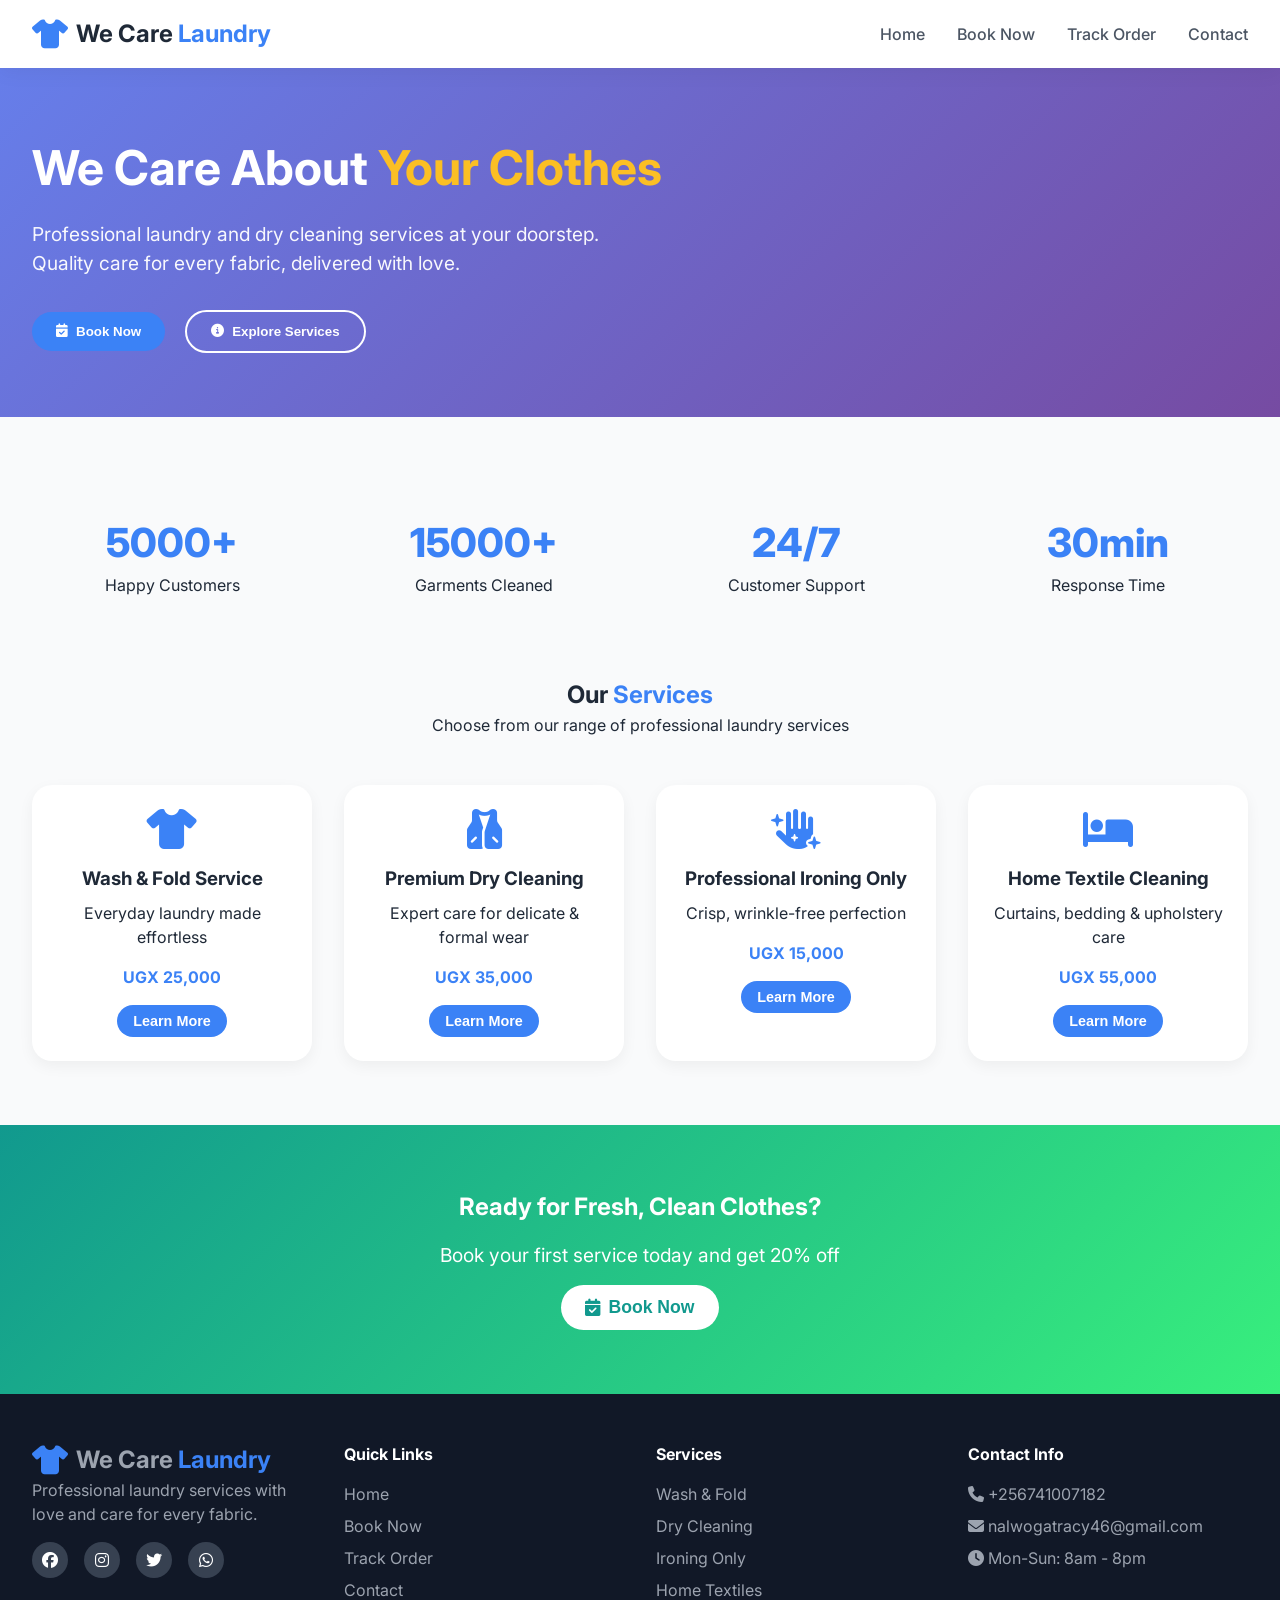
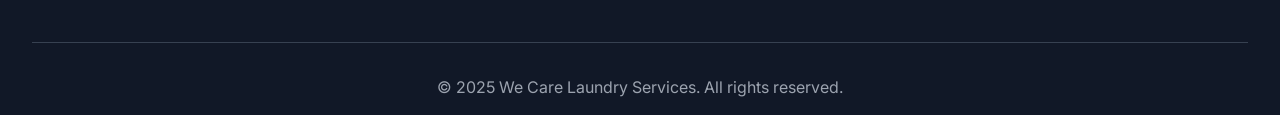
<file: dry-cleaning.html>
<!DOCTYPE html>
<html lang="en">
<head>
    <meta charset="UTF-8">
    <meta name="viewport" content="width=device-width, initial-scale=1.0">
    <title>We Care Laundry | Premium Laundry & Dry Cleaning Services in Kampala</title>
    <meta name="description" content="Explore our professional Wash & Fold, Dry Cleaning, Ironing Only, and Home Textiles services. Quality care with free pickup & delivery in Kampala.">
    <meta name="keywords" content="Wash and Fold Kampala, Dry Cleaning Uganda, Ironing Service, Home Textiles Cleaning, We Care Laundry">
    <meta name="author" content="We Care Laundry Services">
    <meta name="robots" content="index, follow">
    <meta property="og:title" content="We Care Laundry Services - Professional Fabric Care">
    <meta property="og:description" content="Detailed service pages for Wash & Fold, Dry Cleaning, Ironing Only, and Home Textiles. Book online today!">
    <meta property="og:type" content="website">
    <meta property="og:url" content="https://wecare-laundry-services.vercel.app/">
    <link rel="canonical" href="https://wecare-laundry-services.vercel.app/">
    
    <!-- Font Awesome -->
    <link rel="stylesheet" href="https://cdnjs.cloudflare.com/ajax/libs/font-awesome/6.4.0/css/all.min.css">
    <!-- Google Fonts -->
    <link href="https://fonts.googleapis.com/css2?family=Inter:wght@300;400;500;600;700;800&display=swap" rel="stylesheet">
    <!-- AOS Animation -->
    <link href="https://unpkg.com/aos@2.3.1/dist/aos.css" rel="stylesheet">
    
    <style>
        * {
            margin: 0;
            padding: 0;
            box-sizing: border-box;
        }

        body {
            font-family: 'Inter', sans-serif;
            background: #f9fafb;
            color: #1f2937;
            line-height: 1.5;
        }

        .container {
            max-width: 1280px;
            margin: 0 auto;
            padding: 0 2rem;
        }

        /* Navigation */
        .navbar {
            background: white;
            box-shadow: 0 4px 20px rgba(0,0,0,0.05);
            position: sticky;
            top: 0;
            z-index: 1000;
            backdrop-filter: blur(10px);
            background: rgba(255,255,255,0.95);
        }

        .navbar .container {
            display: flex;
            justify-content: space-between;
            align-items: center;
            padding: 1rem 2rem;
        }

        .logo {
            font-size: 1.5rem;
            font-weight: 700;
            display: flex;
            align-items: center;
            gap: 0.5rem;
        }

        .logo i {
            color: #3b82f6;
            font-size: 1.8rem;
        }

        .highlight {
            color: #3b82f6;
        }

        .nav-links {
            display: flex;
            gap: 2rem;
            align-items: center;
        }

        .nav-links a {
            text-decoration: none;
            color: #4b5563;
            font-weight: 500;
            transition: color 0.3s;
        }

        .nav-links a:hover, .nav-links a.active {
            color: #3b82f6;
        }

        .mobile-menu {
            display: none;
            font-size: 1.5rem;
            cursor: pointer;
        }

        /* Service Hero */
        .service-hero {
            padding: 4rem 0;
            background: linear-gradient(135deg, #667eea 0%, #764ba2 100%);
            color: white;
            margin-bottom: 3rem;
        }

        .service-hero h1 {
            font-size: 3rem;
            margin-bottom: 1rem;
        }

        .service-hero p {
            font-size: 1.2rem;
            opacity: 0.95;
            max-width: 600px;
        }

        .btn {
            display: inline-flex;
            align-items: center;
            gap: 0.5rem;
            padding: 0.75rem 1.5rem;
            border-radius: 50px;
            font-weight: 600;
            text-decoration: none;
            transition: all 0.3s;
            cursor: pointer;
            border: none;
        }

        .btn-primary {
            background: #3b82f6;
            color: white;
        }

        .btn-primary:hover {
            background: #2563eb;
            transform: translateY(-2px);
            box-shadow: 0 10px 20px rgba(59,130,246,0.3);
        }

        .btn-outline {
            background: transparent;
            border: 2px solid white;
            color: white;
        }

        .btn-outline:hover {
            background: white;
            color: #3b82f6;
        }

        /* Service Details Section */
        .service-details {
            padding: 3rem 0 5rem;
        }

        .details-grid {
            display: grid;
            grid-template-columns: 1fr 1fr;
            gap: 4rem;
            align-items: start;
        }

        .feature-list {
            list-style: none;
            margin: 2rem 0;
        }

        .feature-list li {
            padding: 0.75rem 0;
            display: flex;
            align-items: center;
            gap: 1rem;
            font-size: 1.1rem;
            border-bottom: 1px solid #e5e7eb;
        }

        .feature-list i {
            color: #3b82f6;
            width: 24px;
        }

        .price-card {
            background: white;
            border-radius: 24px;
            padding: 2rem;
            box-shadow: 0 20px 35px -10px rgba(0,0,0,0.1);
            text-align: center;
            position: sticky;
            top: 100px;
        }

        .price-card .price {
            font-size: 3rem;
            font-weight: 800;
            color: #3b82f6;
            margin: 1rem 0;
        }

        .price-card .price small {
            font-size: 1rem;
            font-weight: normal;
        }

        .badge {
            background: #fef3c7;
            color: #d97706;
            padding: 0.25rem 1rem;
            border-radius: 50px;
            display: inline-block;
            font-weight: 600;
            margin-bottom: 1rem;
        }

        /* Related Services */
        .related-services {
            background: #f3f4f6;
            padding: 4rem 0;
            margin-top: 3rem;
        }

        .related-grid {
            display: grid;
            grid-template-columns: repeat(auto-fit, minmax(260px, 1fr));
            gap: 2rem;
            margin-top: 2rem;
        }

        .related-card {
            background: white;
            border-radius: 20px;
            padding: 1.5rem;
            text-align: center;
            transition: transform 0.3s;
            text-decoration: none;
            color: #1f2937;
            display: block;
            box-shadow: 0 5px 15px rgba(0,0,0,0.05);
            cursor: pointer;
        }

        .related-card:hover {
            transform: translateY(-5px);
            box-shadow: 0 15px 30px rgba(0,0,0,0.1);
        }

        .related-card i {
            font-size: 2.5rem;
            color: #3b82f6;
            margin-bottom: 1rem;
        }

        .related-card h3 {
            margin-bottom: 0.5rem;
        }

        /* Footer */
        footer {
            background: #111827;
            color: #9ca3af;
            padding: 3rem 0 1rem;
        }

        .footer-content {
            display: grid;
            grid-template-columns: repeat(auto-fit, minmax(250px, 1fr));
            gap: 2rem;
            margin-bottom: 2rem;
        }

        .footer-section h4 {
            color: white;
            margin-bottom: 1rem;
        }

        .footer-section ul {
            list-style: none;
        }

        .footer-section ul li {
            margin-bottom: 0.5rem;
        }

        .footer-section a {
            color: #9ca3af;
            text-decoration: none;
            transition: color 0.3s;
            cursor: pointer;
        }

        .footer-section a:hover {
            color: #3b82f6;
        }

        .social-links {
            display: flex;
            gap: 1rem;
            margin-top: 1rem;
        }

        .social-links a {
            color: white;
            background: #374151;
            width: 36px;
            height: 36px;
            border-radius: 50%;
            display: flex;
            align-items: center;
            justify-content: center;
            transition: all 0.3s;
        }

        .social-links a:hover {
            background: #3b82f6;
            transform: translateY(-3px);
        }

        .footer-bottom {
            text-align: center;
            padding-top: 2rem;
            border-top: 1px solid #374151;
        }

        /* Booking Modal */
        .modal {
            display: none;
            position: fixed;
            top: 0;
            left: 0;
            width: 100%;
            height: 100%;
            background: rgba(0,0,0,0.5);
            z-index: 2000;
            justify-content: center;
            align-items: center;
        }

        .modal-content {
            background: white;
            border-radius: 24px;
            padding: 2rem;
            max-width: 500px;
            width: 90%;
            max-height: 85vh;
            overflow-y: auto;
        }

        .modal-content h3 {
            margin-bottom: 1rem;
        }

        .form-group {
            margin-bottom: 1rem;
        }

        .form-group label {
            display: block;
            margin-bottom: 0.5rem;
            font-weight: 500;
        }

        .form-group input, .form-group select, .form-group textarea {
            width: 100%;
            padding: 0.75rem;
            border: 1px solid #e5e7eb;
            border-radius: 12px;
            font-family: inherit;
        }

        .close-modal {
            float: right;
            font-size: 1.5rem;
            cursor: pointer;
        }

        @media (max-width: 768px) {
            .nav-links {
                display: none;
            }
            .mobile-menu {
                display: block;
            }
            .details-grid {
                grid-template-columns: 1fr;
                gap: 2rem;
            }
            .service-hero h1 {
                font-size: 2rem;
            }
            .container {
                padding: 0 1.5rem;
            }
        }

        .toast-notification {
            position: fixed;
            bottom: 20px;
            right: 20px;
            background: #10b981;
            color: white;
            padding: 1rem 1.5rem;
            border-radius: 12px;
            display: flex;
            align-items: center;
            gap: 0.75rem;
            transform: translateX(400px);
            transition: transform 0.3s ease;
            z-index: 2000;
            box-shadow: 0 10px 20px rgba(0,0,0,0.2);
        }

        .toast-notification.show {
            transform: translateX(0);
        }

        .stats-grid {
            display: grid;
            grid-template-columns: repeat(auto-fit, minmax(200px, 1fr));
            gap: 2rem;
            text-align: center;
            padding: 3rem 0;
        }

        .stat-number {
            font-size: 2.5rem;
            font-weight: 800;
            color: #3b82f6;
        }
    </style>
</head>
<body>

<!-- Navigation -->
<nav class="navbar">
    <div class="container">
        <div class="logo">
            <i class="fas fa-tshirt"></i>
            <span>We Care <span class="highlight">Laundry</span></span>
        </div>
        <div class="nav-links">
            <a href="#" data-page="home">Home</a>
            <a href="#" data-page="booking">Book Now</a>
            <a href="#" data-page="track">Track Order</a>
            <a href="#" data-page="contact">Contact</a>
        </div>
        <div class="mobile-menu">
            <i class="fas fa-bars"></i>
        </div>
    </div>
</nav>

<!-- Dynamic Main Content -->
<main id="app-root">
    <!-- Content will be dynamically injected here -->
</main>

<!-- Footer -->
<footer>
    <div class="container">
        <div class="footer-content">
            <div class="footer-section">
                <div class="logo">
                    <i class="fas fa-tshirt"></i>
                    <span>We Care <span class="highlight">Laundry</span></span>
                </div>
                <p>Professional laundry services with love and care for every fabric.</p>
                <div class="social-links">
                    <a href="#"><i class="fab fa-facebook"></i></a>
                    <a href="#"><i class="fab fa-instagram"></i></a>
                    <a href="#"><i class="fab fa-twitter"></i></a>
                    <a href="#"><i class="fab fa-whatsapp"></i></a>
                </div>
            </div>
            <div class="footer-section">
                <h4>Quick Links</h4>
                <ul>
                    <li><a href="#" data-page="home">Home</a></li>
                    <li><a href="#" data-page="booking">Book Now</a></li>
                    <li><a href="#" data-page="track">Track Order</a></li>
                    <li><a href="#" data-page="contact">Contact</a></li>
                </ul>
            </div>
            <div class="footer-section">
                <h4>Services</h4>
                <ul id="footer-service-links">
                    <li><a href="#" data-service="wash-fold">Wash & Fold</a></li>
                    <li><a href="#" data-service="dry-cleaning">Dry Cleaning</a></li>
                    <li><a href="#" data-service="ironing-only">Ironing Only</a></li>
                    <li><a href="#" data-service="home-textiles">Home Textiles</a></li>
                </ul>
            </div>
            <div class="footer-section">
                <h4>Contact Info</h4>
                <ul>
                    <li><i class="fas fa-phone"></i> <a href="tel:+256741007182">+256741007182</a></li>
                    <li><i class="fas fa-envelope"></i> <a href="mailto:nalwogatracy46@gmail.com">nalwogatracy46@gmail.com</a></li>
                    <li><i class="fas fa-clock"></i> Mon-Sun: 8am - 8pm</li>
                </ul>
            </div>
        </div>
        <div class="footer-bottom">
            <p>&copy; 2025 We Care Laundry Services. All rights reserved.</p>
        </div>
    </div>
</footer>

<!-- Booking Modal -->
<div id="bookingModal" class="modal">
    <div class="modal-content">
        <span class="close-modal">&times;</span>
        <h3 id="modalServiceTitle">Book Service</h3>
        <form id="bookingForm">
            <div class="form-group">
                <label>Full Name *</label>
                <input type="text" id="customerName" required>
            </div>
            <div class="form-group">
                <label>Phone Number *</label>
                <input type="tel" id="customerPhone" required>
            </div>
            <div class="form-group">
                <label>Pickup Address *</label>
                <textarea id="customerAddress" rows="2" required></textarea>
            </div>
            <div class="form-group">
                <label>Preferred Date</label>
                <input type="date" id="pickupDate">
            </div>
            <div class="form-group">
                <label>Special Instructions</label>
                <textarea id="specialInstructions" rows="2" placeholder="Any special requests?"></textarea>
            </div>
            <button type="submit" class="btn btn-primary" style="width: 100%;">Confirm Booking</button>
        </form>
    </div>
</div>

<div class="toast-notification" id="toast">
    <i class="fas fa-check-circle"></i>
    <span id="toast-message">Booking started!</span>
</div>

<script src="https://unpkg.com/aos@2.3.1/dist/aos.js"></script>
<script>
    AOS.init({ duration: 800, once: true });

    // Service page data
    const servicesData = {
        'wash-fold': {
            title: 'Wash & Fold Service',
            subtitle: 'Everyday laundry made effortless',
            description: 'Our signature Wash & Fold service is perfect for daily wear, linens, and family laundry. We use eco-friendly detergents, separate colors, and ensure gentle yet deep cleaning. Each item is professionally dried, neatly folded, and returned fresh within 24-48 hours.',
            longDescription: 'Whether it\'s your weekly clothes, gym wear, or bed sheets, our Wash & Fold service takes the hassle out of laundry. We sort by color and fabric type, use premium detergents, and finish with a perfect fold. Free pickup and delivery make it super convenient for busy families and professionals in Kampala.',
            features: ['Eco-friendly & hypoallergenic detergents', 'Color separation & fabric care', 'Free pickup & delivery', '24-48 hour turnaround', 'Stain pre-treatment included', 'Perfectly folded or hung on request'],
            price: 'UGX 25,000',
            priceDetail: 'Per standard bag (up to 5kg)',
            badge: 'Most Popular',
            imageIcon: 'fa-tshirt'
        },
        'dry-cleaning': {
            title: 'Premium Dry Cleaning',
            subtitle: 'Expert care for delicate & formal wear',
            description: 'Advanced dry cleaning technology for suits, dresses, silk, wool, and special occasion garments. Our eco-friendly solvents protect colors and textures while removing stubborn stains. Includes professional pressing and protective packaging.',
            longDescription: 'Trust your valuable garments to our expert dry cleaning specialists. We handle wedding gowns, business suits, designer dresses, and delicate fabrics with the utmost care. Our modern equipment ensures deep cleaning without damaging fibers, extending the life of your favorite clothes.',
            features: ['Delicate fabric specialists', 'Stain removal expertise', '24-hour express service available', 'Wedding dress preservation', 'Leather & suede care', 'Complimentary minor repairs'],
            price: 'UGX 35,000',
            priceDetail: 'Per garment (suit/dress)',
            badge: 'Premium Care',
            imageIcon: 'fa-vest'
        },
        'ironing-only': {
            title: 'Professional Ironing Only',
            subtitle: 'Crisp, wrinkle-free perfection',
            description: 'For those who prefer to wash at home but want expert finishing. Our industrial-grade steam irons and skilled pressers remove every wrinkle. Shirts are starched upon request, and items are either folded neatly or hung on premium hangers.',
            longDescription: 'Perfect for busy professionals who need crisp, presentable clothes without the laundry hassle. We use commercial-grade steam irons and pressing equipment to achieve a finish that\'s impossible with home irons. Same-day service available for urgent needs.',
            features: ['Same-day ironing service (order before 10am)', 'Steam finishing for deep crease removal', 'Starch options (light/medium/heavy)', 'Hung or folded as you prefer', 'Fabric-safe temperature control', 'Fast turnaround within 4 hours'],
            price: 'UGX 15,000',
            priceDetail: 'Per batch (up to 10 pieces)',
            badge: 'Express Service',
            imageIcon: 'fa-hand-sparkles'
        },
        'home-textiles': {
            title: 'Home Textile Cleaning',
            subtitle: 'Curtains, bedding & upholstery care',
            description: 'Specialized cleaning for bulky household items. We handle curtains, duvets, blankets, pillow covers, and even small rugs. Our industrial machines ensure deep cleaning while preserving fabric integrity. Perfect for seasonal deep cleaning.',
            longDescription: 'Home textiles require special care due to their size and fabric composition. Our team is trained to handle heavy curtains, comforters, mattress covers, and more. We offer bulk discounts for complete home cleaning and provide careful hardware handling for curtains.',
            features: ['Curtains with hardware removal and reinstallation', 'Duvet & comforter deep clean', 'Allergy-friendly sanitization', 'Bulk discounts available (20% off for 5+ items)', 'Free pickup for heavy items', 'Stain & odor removal guaranteed'],
            price: 'UGX 55,000',
            priceDetail: 'Per set (curtains or bedding)',
            badge: 'Heavy Duty Care',
            imageIcon: 'fa-bed'
        }
    };

    let currentBookingService = null;

    function showToast(message) {
        const toast = document.getElementById('toast');
        const msgSpan = document.getElementById('toast-message');
        msgSpan.innerText = message;
        toast.classList.add('show');
        setTimeout(() => {
            toast.classList.remove('show');
        }, 2500);
    }

    function openBookingModal(serviceKey) {
        currentBookingService = serviceKey;
        const service = servicesData[serviceKey];
        document.getElementById('modalServiceTitle').innerText = `Book ${service.title}`;
        document.getElementById('bookingModal').style.display = 'flex';
    }

    function closeModal() {
        document.getElementById('bookingModal').style.display = 'none';
        document.getElementById('bookingForm').reset();
    }

    function renderServicePage(serviceKey) {
        const service = servicesData[serviceKey];
        if (!service) return renderHomePage();
        
        const html = `
            <section class="service-hero" data-aos="fade-in" style="background: linear-gradient(135deg, #1e3c72 0%, #2a5298 100%);">
                <div class="container">
                    <i class="fas ${service.imageIcon}" style="font-size: 3rem; margin-bottom: 1rem; display: inline-block;"></i>
                    <h1>${service.title}</h1>
                    <p>${service.subtitle}</p>
                    <div style="margin-top: 2rem;">
                        <button class="btn btn-primary" data-book-service="${serviceKey}">
                            <i class="fas fa-calendar-check"></i> Book This Service
                        </button>
                        <a href="#" class="btn btn-outline" data-page="home" style="margin-left: 1rem;">
                            <i class="fas fa-arrow-left"></i> Back to Home
                        </a>
                    </div>
                </div>
            </section>

            <section class="service-details">
                <div class="container">
                    <div class="details-grid">
                        <div data-aos="fade-right">
                            <h2>Why choose our ${service.title.split(' ')[0]} service?</h2>
                            <p style="margin: 1.5rem 0; font-size: 1.1rem; line-height: 1.6;">${service.longDescription || service.description}</p>
                            <ul class="feature-list">
                                ${service.features.map(f => `<li><i class="fas fa-check-circle"></i> ${f}</li>`).join('')}
                            </ul>
                            <div style="background: #e0f2fe; padding: 1rem; border-radius: 16px; margin-top: 1rem;">
                                <i class="fas fa-truck-fast"></i> <strong>Free pickup & delivery</strong> — We come to you!
                            </div>
                        </div>
                        <div data-aos="fade-left">
                            <div class="price-card">
                                <div class="badge">${service.badge}</div>
                                <div class="price">${service.price}</div>
                                <p style="color: #6b7280;">${service.priceDetail}</p>
                                <hr style="margin: 1.5rem 0; border-color: #e5e7eb;">
                                <p><i class="fas fa-truck"></i> Free pickup & delivery across Kampala</p>
                                <p style="margin-top: 0.5rem;"><i class="fas fa-clock"></i> Flexible scheduling 8am-8pm</p>
                                <p style="margin-top: 0.5rem;"><i class="fas fa-shield-alt"></i> 100% satisfaction guaranteed</p>
                                <button class="btn btn-primary" data-book-service="${serviceKey}" style="margin-top: 1.5rem; width: 100%; justify-content: center;">
                                    <i class="fas fa-calendar-alt"></i> Schedule Now
                                </button>
                            </div>
                        </div>
                    </div>
                </div>
            </section>

            <section class="related-services">
                <div class="container">
                    <h2 style="text-align: center; margin-bottom: 2rem;">Explore Other <span class="highlight">Services</span></h2>
                    <div class="related-grid">
                        ${Object.keys(servicesData).filter(key => key !== serviceKey).map(key => {
                            const s = servicesData[key];
                            return `
                                <div class="related-card" data-service-link="${key}">
                                    <i class="fas ${s.imageIcon}"></i>
                                    <h3>${s.title}</h3>
                                    <p style="color: #6b7280;">${s.subtitle}</p>
                                    <span style="color: #3b82f6; font-weight: 600;">${s.price}</span>
                                </div>
                            `;
                        }).join('')}
                    </div>
                </div>
            </section>
        `;
        document.getElementById('app-root').innerHTML = html;
        attachServiceEventListeners();
        attachGlobalNavEvents();
        AOS.refresh();
    }

    function renderHomePage() {
        const homeHtml = `
            <section class="service-hero" style="background: linear-gradient(135deg, #667eea 0%, #764ba2 100%);">
                <div class="container">
                    <h1>We Care About <span style="color: #fbbf24;">Your Clothes</span></h1>
                    <p>Professional laundry and dry cleaning services at your doorstep. Quality care for every fabric, delivered with love.</p>
                    <div style="margin-top: 2rem;">
                        <button class="btn btn-primary" data-book-any="true"><i class="fas fa-calendar-check"></i> Book Now</button>
                        <button class="btn btn-outline" data-service-link="wash-fold" style="margin-left: 1rem;"><i class="fas fa-info-circle"></i> Explore Services</button>
                    </div>
                </div>
            </section>

            <div class="container">
                <div class="stats-grid">
                    <div><div class="stat-number">5000+</div><div>Happy Customers</div></div>
                    <div><div class="stat-number">15000+</div><div>Garments Cleaned</div></div>
                    <div><div class="stat-number">24/7</div><div>Customer Support</div></div>
                    <div><div class="stat-number">30min</div><div>Response Time</div></div>
                </div>
            </div>

            <section style="padding: 2rem 0 4rem;">
                <div class="container">
                    <div style="text-align: center; margin-bottom: 3rem;">
                        <h2>Our <span class="highlight">Services</span></h2>
                        <p>Choose from our range of professional laundry services</p>
                    </div>
                    <div style="display: grid; grid-template-columns: repeat(auto-fit, minmax(260px, 1fr)); gap: 2rem;">
                        ${Object.keys(servicesData).map(key => {
                            const s = servicesData[key];
                            return `
                                <div class="related-card" data-service-link="${key}">
                                    <i class="fas ${s.imageIcon}" style="font-size: 2.5rem; color:#3b82f6;"></i>
                                    <h3>${s.title}</h3>
                                    <p>${s.subtitle}</p>
                                    <div style="font-weight: 700; margin-top: 1rem; color: #3b82f6;">${s.price}</div>
                                    <button class="btn btn-primary" style="margin-top: 1rem; padding: 0.5rem 1rem; font-size: 0.9rem;">Learn More</button>
                                </div>
                            `;
                        }).join('')}
                    </div>
                </div>
            </section>

            <section style="background: linear-gradient(135deg, #11998e, #38ef7d); padding: 4rem 0; text-align: center; color: white;">
                <div class="container">
                    <h2>Ready for Fresh, Clean Clothes?</h2>
                    <p style="margin: 1rem 0; font-size: 1.2rem;">Book your first service today and get 20% off</p>
                    <button class="btn btn-primary" data-book-any="true" style="background: white; color: #11998e; font-size: 1.1rem;">
                        <i class="fas fa-calendar-check"></i> Book Now
                    </button>
                </div>
            </section>
        `;
        document.getElementById('app-root').innerHTML = homeHtml;
        attachServiceEventListeners();
        attachGlobalNavEvents();
        AOS.refresh();
    }

    function renderBookingPage() {
        document.getElementById('app-root').innerHTML = `
            <section class="service-hero" style="background: linear-gradient(135deg, #f093fb 0%, #f5576c 100%);">
                <div class="container">
                    <h1>Book Your Service</h1>
                    <p>Schedule free pickup and delivery. Fresh clothes in no time.</p>
                </div>
            </section>
            <div class="container" style="padding: 3rem 0; text-align: center; min-height: 50vh;">
                <i class="fas fa-tshirt" style="font-size: 4rem; color: #3b82f6;"></i>
                <h2 style="margin: 1rem 0;">Choose a Service to Book</h2>
                <div style="display: flex; gap: 1rem; justify-content: center; flex-wrap: wrap; margin-top: 2rem;">
                    ${Object.keys(servicesData).map(key => `<button class="btn btn-primary" data-book-service="${key}" style="margin: 0.5rem;">${servicesData[key].title}</button>`).join('')}
                </div>
            </div>
        `;
        attachServiceEventListeners();
        attachGlobalNavEvents();
    }

    function renderTrackPage() {
        document.getElementById('app-root').innerHTML = `
            <section class="service-hero" style="background: linear-gradient(135deg, #4facfe 0%, #00f2fe 100%);">
                <div class="container">
                    <h1>Track Your Order</h1>
                    <p>Enter your order ID to get real-time status updates.</p>
                </div>
            </section>
            <div class="container" style="padding: 3rem 0; text-align: center;">
                <div style="max-width: 400px; margin: 0 auto;">
                    <input type="text" placeholder="Order ID (e.g., WCL12345)" id="orderIdInput" style="width:100%; padding: 1rem; border-radius: 50px; border:1px solid #ddd; margin-bottom:1rem;">
                    <button class="btn btn-primary" id="trackBtn"><i class="fas fa-search"></i> Track Order</button>
                    <div id="trackResult" style="margin-top: 2rem; padding: 1rem; background: white; border-radius: 16px;"></div>
                </div>
            </div>
        `;
        document.getElementById('trackBtn')?.addEventListener('click', () => {
            const orderId = document.getElementById('orderIdInput').value;
            if(orderId) {
                document.getElementById('trackResult').innerHTML = `<i class="fas fa-spinner fa-spin"></i> Looking up order ${orderId}...<br><br>✅ Status: Your laundry is being processed and will be delivered within 24 hours.`;
                showToast(`Order ${orderId} found! Check status above.`);
            } else {
                showToast('Please enter an order ID');
            }
        });
        attachGlobalNavEvents();
    }

    function renderContactPage() {
        document.getElementById('app-root').innerHTML = `
            <section class="service-hero" style="background: linear-gradient(135deg, #fa709a 0%, #fee140 100%);">
                <div class="container">
                    <h1>Contact Us</h1>
                    <p>We're here to help 24/7. Reach out anytime.</p>
                </div>
            </section>
            <div class="container" style="padding: 3rem 0;">
                <div style="display: grid; grid-template-columns: repeat(auto-fit, minmax(280px,1fr)); gap: 2rem; margin-bottom: 3rem;">
                    <div style="background: white; padding: 1.5rem; border-radius: 20px; text-align: center;">
                        <i class="fas fa-map-marker-alt" style="font-size: 2rem; color: #3b82f6;"></i>
                        <h3>Visit Us</h3>
                        <p>Kampala, Uganda<br>Free pickup across all zones</p>
                    </div>
                    <div style="background: white; padding: 1.5rem; border-radius: 20px; text-align: center;">
                        <i class="fas fa-phone-alt" style="font-size: 2rem; color: #3b82f6;"></i>
                        <h3>Call/WhatsApp</h3>
                        <p><a href="tel:+256741007182">+256 741 007182</a></p>
                    </div>
                    <div style="background: white; padding: 1.5rem; border-radius: 20px; text-align: center;">
                        <i class="fas fa-envelope" style="font-size: 2rem; color: #3b82f6;"></i>
                        <h3>Email Us</h3>
                        <p><a href="mailto:nalwogatracy46@gmail.com">nalwogatracy46@gmail.com</a></p>
                    </div>
                </div>
                <div style="text-align: center;">
                    <button class="btn btn-primary" data-book-any="true"><i class="fab fa-whatsapp"></i> Chat on WhatsApp</button>
                </div>
            </div>
        `;
        attachGlobalNavEvents();
        attachServiceEventListeners();
    }

    function attachServiceEventListeners() {
        document.querySelectorAll('[data-service-link]').forEach(el => {
            el.addEventListener('click', (e) => {
                e.preventDefault();
                const service = el.getAttribute('data-service-link');
                if(service && servicesData[service]) {
                    renderServicePage(service);
                    window.scrollTo({ top: 0, behavior: 'smooth' });
                }
            });
        });
        document.querySelectorAll('[data-book-service]').forEach(el => {
            el.addEventListener('click', (e) => {
                e.preventDefault();
                const serviceKey = el.getAttribute('data-book-service');
                if(serviceKey && servicesData[serviceKey]) {
                    openBookingModal(serviceKey);
                } else if(serviceKey === 'any') {
                    openBookingModal('wash-fold');
                }
            });
        });
        document.querySelectorAll('[data-book-any]').forEach(el => {
            el.addEventListener('click', (e) => {
                e.preventDefault();
                openBookingModal('wash-fold');
            });
        });
    }

    function attachGlobalNavEvents() {
        document.querySelectorAll('[data-page]').forEach(link => {
            link.addEventListener('click', (e) => {
                e.preventDefault();
                const page = link.getAttribute('data-page');
                if(page === 'home') renderHomePage();
                else if(page === 'booking') renderBookingPage();
                else if(page === 'track') renderTrackPage();
                else if(page === 'contact') renderContactPage();
                window.scrollTo({ top: 0, behavior: 'smooth' });
            });
        });
        document.querySelectorAll('[data-service]').forEach(link => {
            link.addEventListener('click', (e) => {
                e.preventDefault();
                const svc = link.getAttribute('data-service');
                if(svc && servicesData[svc]) renderServicePage(svc);
                window.scrollTo({ top: 0, behavior: 'smooth' });
            });
        });
    }

    // Modal handlers
    document.querySelector('.close-modal')?.addEventListener('click', closeModal);
    window.addEventListener('click', (e) => {
        const modal = document.getElementById('bookingModal');
        if (e.target === modal) closeModal();
    });

    document.getElementById('bookingForm')?.addEventListener('submit', (e) => {
        e.preventDefault();
        const name = document.getElementById('customerName').value;
        const phone = document.getElementById('customerPhone').value;
        if(name && phone && currentBookingService) {
            showToast(`Thank you ${name}! We'll contact you at ${phone} to confirm your ${servicesData[currentBookingService].title} booking.`);
            closeModal();
        } else {
            showToast('Please fill in all required fields.');
        }
    });

    // Initialize
    renderHomePage();
    
    document.querySelector('.mobile-menu')?.addEventListener('click', () => {
        showToast('Use the footer links or top navigation to browse all pages!');
    });
</script>
</body>
</html>
</file>
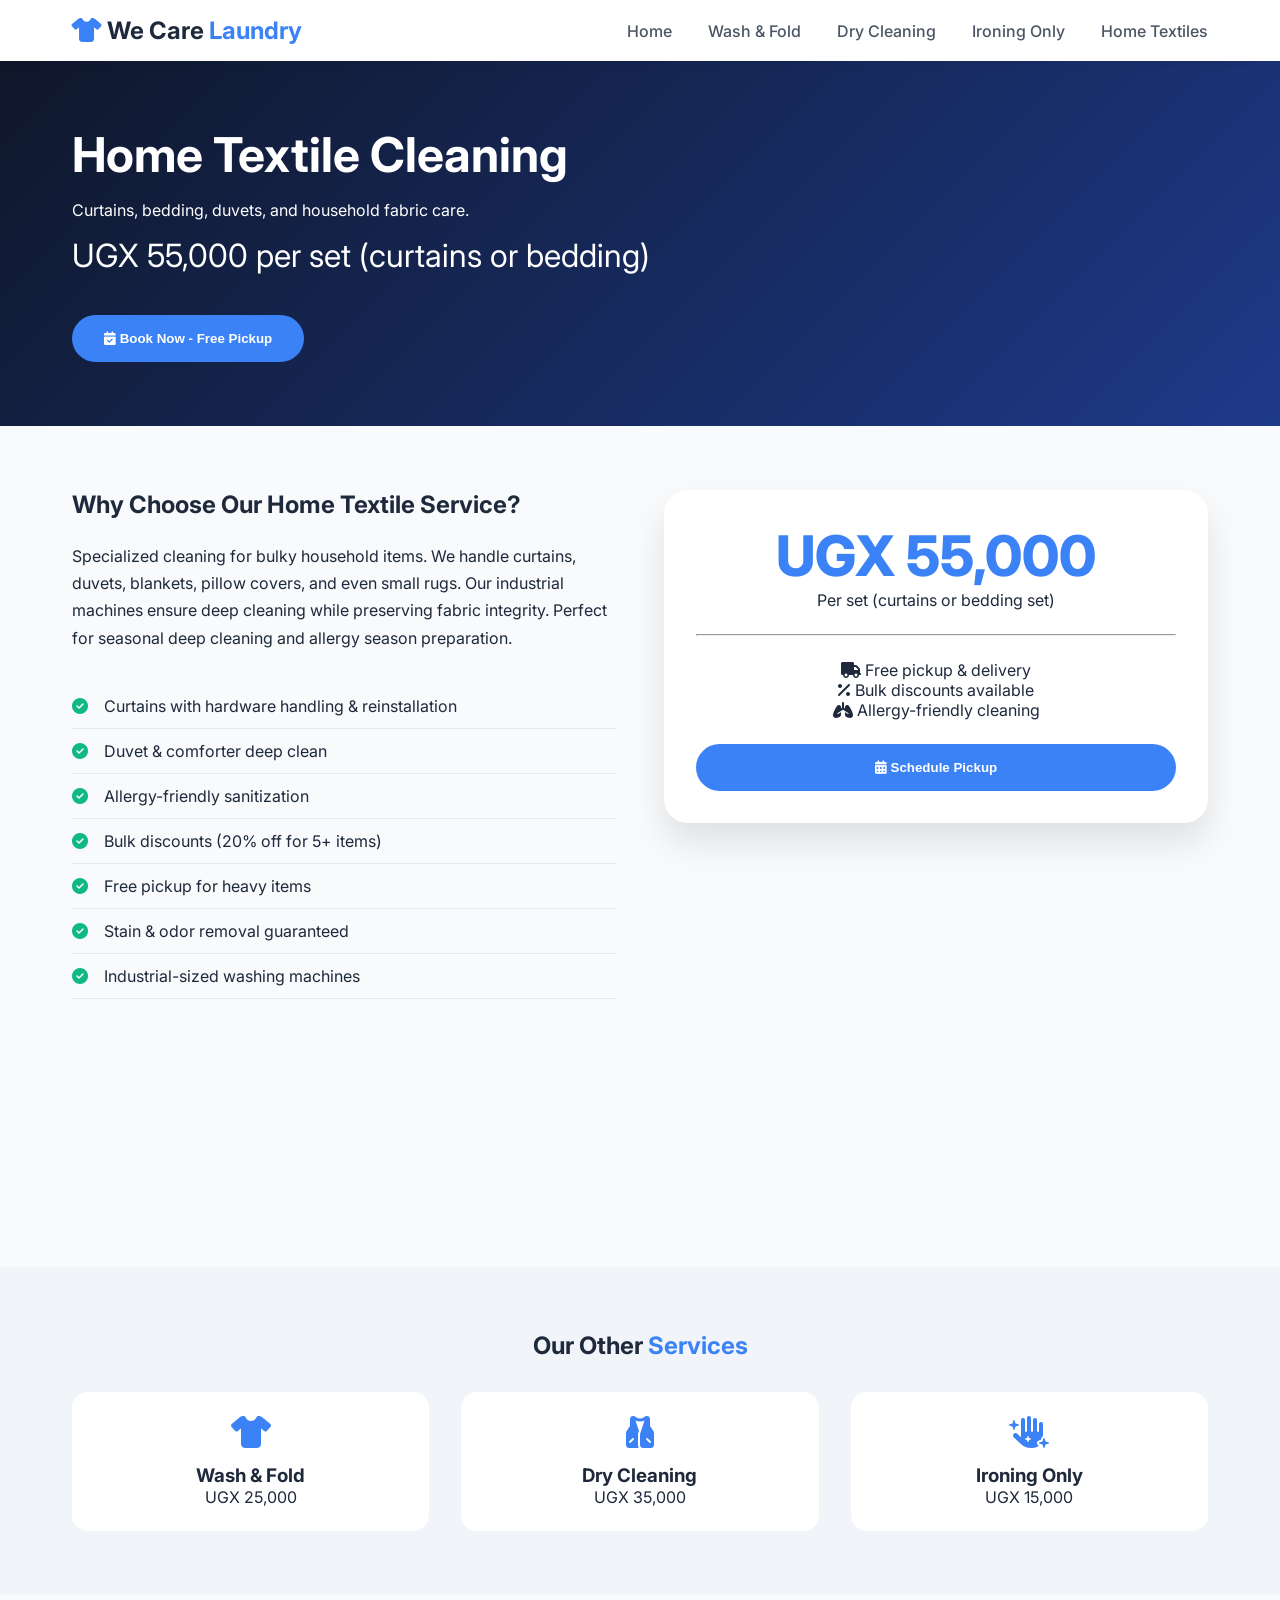
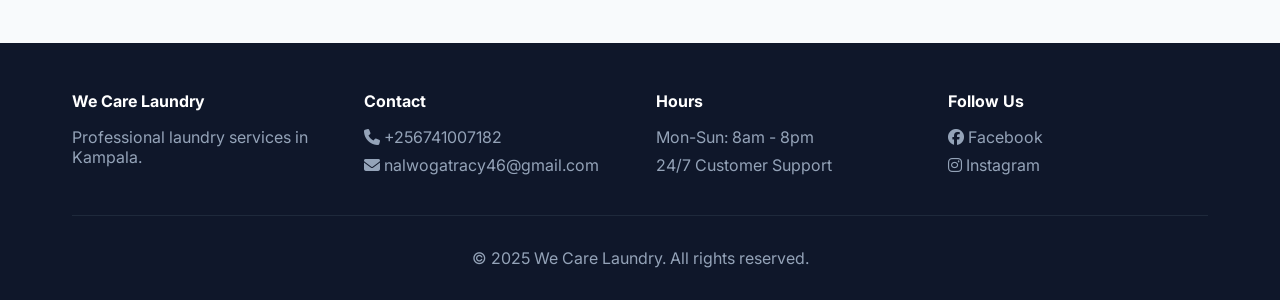
<file: home-textiles.html>
<!DOCTYPE html>
<html lang="en">
<head>
    <meta charset="UTF-8">
    <meta name="viewport" content="width=device-width, initial-scale=1.0">
    <title>Home Textile Cleaning | We Care Laundry - Curtain & Bedding Cleaning Kampala</title>
    <meta name="description" content="Professional home textile cleaning in Kampala. Curtains, bedding, duvets, and blankets. UGX 55,000 per set. Free pickup & delivery.">
    <link rel="stylesheet" href="https://cdnjs.cloudflare.com/ajax/libs/font-awesome/6.4.0/css/all.min.css">
    <link href="https://fonts.googleapis.com/css2?family=Inter:wght@300;400;500;600;700;800&display=swap" rel="stylesheet">
    <style>
        * { margin: 0; padding: 0; box-sizing: border-box; }
        body { font-family: 'Inter', sans-serif; background: #f8fafc; color: #1e293b; }
        .container { max-width: 1200px; margin: 0 auto; padding: 0 2rem; }
        .header { background: white; box-shadow: 0 2px 10px rgba(0,0,0,0.05); padding: 1rem 0; position: sticky; top: 0; z-index: 100; }
        .header .container { display: flex; justify-content: space-between; align-items: center; }
        .logo { font-size: 1.5rem; font-weight: 700; }
        .logo i { color: #3b82f6; }
        .logo span { color: #3b82f6; }
        .nav a { text-decoration: none; color: #4b5563; margin-left: 2rem; font-weight: 500; }
        .nav a:hover { color: #3b82f6; }
        .hero { background: linear-gradient(135deg, #0f172a 0%, #1e3a8a 100%); color: white; padding: 4rem 0; }
        .hero h1 { font-size: 3rem; margin-bottom: 1rem; }
        .hero-price { font-size: 2rem; margin: 1rem 0; }
        .content { padding: 4rem 0; }
        .two-columns { display: grid; grid-template-columns: 1fr 1fr; gap: 3rem; }
        .feature-list { list-style: none; margin: 2rem 0; }
        .feature-list li { padding: 0.75rem 0; display: flex; align-items: center; gap: 1rem; border-bottom: 1px solid #e5e7eb; }
        .feature-list i { color: #10b981; }
        .price-card { background: white; border-radius: 24px; padding: 2rem; box-shadow: 0 20px 35px rgba(0,0,0,0.1); text-align: center; position: sticky; top: 100px; }
        .price { font-size: 3.5rem; font-weight: 800; color: #3b82f6; }
        .btn { display: inline-block; background: #3b82f6; color: white; padding: 1rem 2rem; border-radius: 50px; text-decoration: none; font-weight: 600; margin-top: 1.5rem; border: none; cursor: pointer; }
        .btn:hover { background: #2563eb; }
        .service-image { background: url('https://images.unsplash.com/photo-1522771739844-6a9f6d5f14af?w=600&h=400&fit=crop'); background-size: cover; border-radius: 24px; min-height: 300px; }
        .other-services { background: #f1f5f9; padding: 4rem 0; margin-top: 3rem; }
        .other-grid { display: grid; grid-template-columns: repeat(3, 1fr); gap: 2rem; margin-top: 2rem; }
        .other-card { background: white; border-radius: 16px; padding: 1.5rem; text-align: center; text-decoration: none; color: #1e293b; display: block; }
        .other-card i { font-size: 2rem; color: #3b82f6; margin-bottom: 1rem; }
        footer { background: #0f172a; color: #94a3b8; padding: 3rem 0 2rem; margin-top: 3rem; }
        .footer-content { display: grid; grid-template-columns: repeat(4, 1fr); gap: 2rem; }
        .footer-section h4 { color: white; margin-bottom: 1rem; }
        .footer-section ul { list-style: none; }
        .footer-section ul li { margin-bottom: 0.5rem; }
        .footer-bottom { text-align: center; padding-top: 2rem; margin-top: 2rem; border-top: 1px solid #1e293b; }
        @media (max-width: 768px) { .two-columns, .other-grid, .footer-content { grid-template-columns: 1fr; } .hero h1 { font-size: 2rem; } }
        .toast { position: fixed; bottom: 20px; right: 20px; background: #10b981; color: white; padding: 1rem 1.5rem; border-radius: 12px; display: none; z-index: 1000; }
    </style>
</head>
<body>

<header class="header">
    <div class="container">
        <div class="logo"><i class="fas fa-tshirt"></i> We Care <span>Laundry</span></div>
        <div class="nav">
            <a href="index.html">Home</a>
            <a href="wash-fold.html">Wash & Fold</a>
            <a href="dry-cleaning.html">Dry Cleaning</a>
            <a href="ironing-only.html">Ironing Only</a>
            <a href="home-textiles.html">Home Textiles</a>
        </div>
    </div>
</header>

<section class="hero">
    <div class="container">
        <h1>Home Textile Cleaning</h1>
        <p>Curtains, bedding, duvets, and household fabric care.</p>
        <div class="hero-price">UGX 55,000 <span>per set (curtains or bedding)</span></div>
        <button class="btn" onclick="bookService()"><i class="fas fa-calendar-check"></i> Book Now - Free Pickup</button>
    </div>
</section>

<section class="content">
    <div class="container">
        <div class="two-columns">
            <div>
                <h2>Why Choose Our Home Textile Service?</h2>
                <p style="margin: 1.5rem 0; line-height: 1.7;">Specialized cleaning for bulky household items. We handle curtains, duvets, blankets, pillow covers, and even small rugs. Our industrial machines ensure deep cleaning while preserving fabric integrity. Perfect for seasonal deep cleaning and allergy season preparation.</p>
                <ul class="feature-list">
                    <li><i class="fas fa-check-circle"></i> Curtains with hardware handling & reinstallation</li>
                    <li><i class="fas fa-check-circle"></i> Duvet & comforter deep clean</li>
                    <li><i class="fas fa-check-circle"></i> Allergy-friendly sanitization</li>
                    <li><i class="fas fa-check-circle"></i> Bulk discounts (20% off for 5+ items)</li>
                    <li><i class="fas fa-check-circle"></i> Free pickup for heavy items</li>
                    <li><i class="fas fa-check-circle"></i> Stain & odor removal guaranteed</li>
                    <li><i class="fas fa-check-circle"></i> Industrial-sized washing machines</li>
                </ul>
            </div>
            <div>
                <div class="price-card">
                    <div class="price">UGX 55,000</div>
                    <p>Per set (curtains or bedding set)</p>
                    <hr style="margin: 1.5rem 0;">
                    <p><i class="fas fa-truck"></i> Free pickup & delivery</p>
                    <p><i class="fas fa-percent"></i> Bulk discounts available</p>
                    <p><i class="fas fa-lungs"></i> Allergy-friendly cleaning</p>
                    <button class="btn" onclick="bookService()" style="width: 100%;"><i class="fas fa-calendar-alt"></i> Schedule Pickup</button>
                </div>
                <div class="service-image" style="margin-top: 2rem;"></div>
            </div>
        </div>
    </div>
</section>

<section class="other-services">
    <div class="container">
        <h2 style="text-align: center;">Our Other <span style="color:#3b82f6;">Services</span></h2>
        <div class="other-grid">
            <a href="wash-fold.html" class="other-card"><i class="fas fa-tshirt"></i><h3>Wash & Fold</h3><p>UGX 25,000</p></a>
            <a href="dry-cleaning.html" class="other-card"><i class="fas fa-vest"></i><h3>Dry Cleaning</h3><p>UGX 35,000</p></a>
            <a href="ironing-only.html" class="other-card"><i class="fas fa-hand-sparkles"></i><h3>Ironing Only</h3><p>UGX 15,000</p></a>
        </div>
    </div>
</section>

<footer>
    <div class="container">
        <div class="footer-content">
            <div class="footer-section"><h4>We Care Laundry</h4><p>Professional laundry services in Kampala.</p></div>
            <div class="footer-section"><h4>Contact</h4><ul><li><i class="fas fa-phone"></i> +256741007182</li><li><i class="fas fa-envelope"></i> nalwogatracy46@gmail.com</li></ul></div>
            <div class="footer-section"><h4>Hours</h4><ul><li>Mon-Sun: 8am - 8pm</li><li>24/7 Customer Support</li></ul></div>
            <div class="footer-section"><h4>Follow Us</h4><ul><li><i class="fab fa-facebook"></i> Facebook</li><li><i class="fab fa-instagram"></i> Instagram</li></ul></div>
        </div>
        <div class="footer-bottom"><p>&copy; 2025 We Care Laundry. All rights reserved.</p></div>
    </div>
</footer>

<div class="toast" id="toast"><i class="fas fa-check-circle"></i> <span id="toast-message">Booking started! We'll call you.</span></div>

<script>
    function bookService() { const toast = document.getElementById('toast'); toast.style.display = 'block'; setTimeout(() => { toast.style.display = 'none'; }, 3000); }
</script>
</body>
</html>
</file>
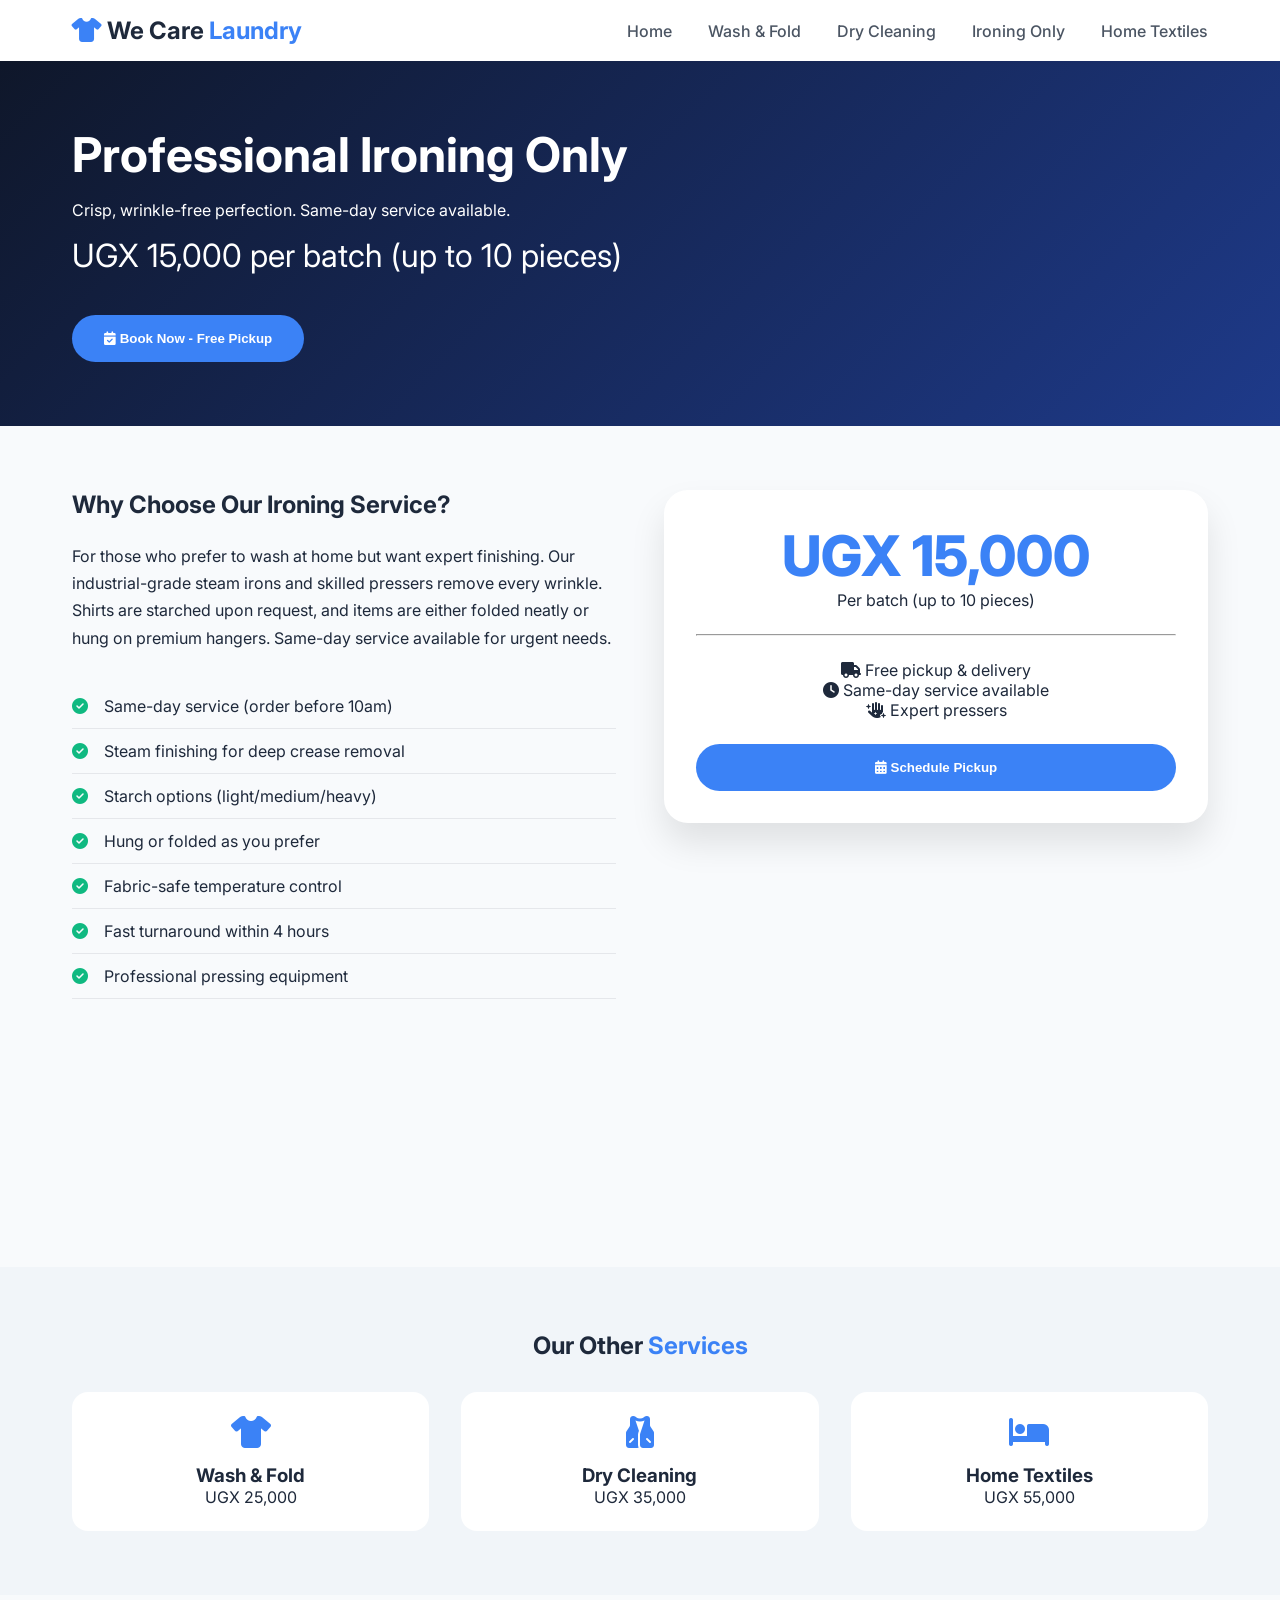
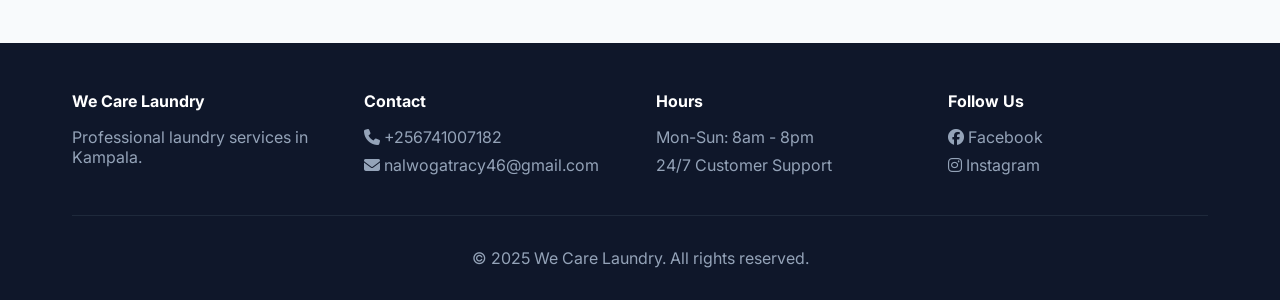
<file: ironing-only.html>
<!DOCTYPE html>
<html lang="en">
<head>
    <meta charset="UTF-8">
    <meta name="viewport" content="width=device-width, initial-scale=1.0">
    <title>Ironing Only Service | We Care Laundry - Professional Ironing Kampala</title>
    <meta name="description" content="Professional ironing service in Kampala. Same-day service, steam finishing, starch options. UGX 15,000 per batch. Free pickup & delivery.">
    <link rel="stylesheet" href="https://cdnjs.cloudflare.com/ajax/libs/font-awesome/6.4.0/css/all.min.css">
    <link href="https://fonts.googleapis.com/css2?family=Inter:wght@300;400;500;600;700;800&display=swap" rel="stylesheet">
    <style>
        * { margin: 0; padding: 0; box-sizing: border-box; }
        body { font-family: 'Inter', sans-serif; background: #f8fafc; color: #1e293b; }
        .container { max-width: 1200px; margin: 0 auto; padding: 0 2rem; }
        .header { background: white; box-shadow: 0 2px 10px rgba(0,0,0,0.05); padding: 1rem 0; position: sticky; top: 0; z-index: 100; }
        .header .container { display: flex; justify-content: space-between; align-items: center; }
        .logo { font-size: 1.5rem; font-weight: 700; }
        .logo i { color: #3b82f6; }
        .logo span { color: #3b82f6; }
        .nav a { text-decoration: none; color: #4b5563; margin-left: 2rem; font-weight: 500; }
        .nav a:hover { color: #3b82f6; }
        .hero { background: linear-gradient(135deg, #0f172a 0%, #1e3a8a 100%); color: white; padding: 4rem 0; }
        .hero h1 { font-size: 3rem; margin-bottom: 1rem; }
        .hero-price { font-size: 2rem; margin: 1rem 0; }
        .content { padding: 4rem 0; }
        .two-columns { display: grid; grid-template-columns: 1fr 1fr; gap: 3rem; }
        .feature-list { list-style: none; margin: 2rem 0; }
        .feature-list li { padding: 0.75rem 0; display: flex; align-items: center; gap: 1rem; border-bottom: 1px solid #e5e7eb; }
        .feature-list i { color: #10b981; }
        .price-card { background: white; border-radius: 24px; padding: 2rem; box-shadow: 0 20px 35px rgba(0,0,0,0.1); text-align: center; position: sticky; top: 100px; }
        .price { font-size: 3.5rem; font-weight: 800; color: #3b82f6; }
        .btn { display: inline-block; background: #3b82f6; color: white; padding: 1rem 2rem; border-radius: 50px; text-decoration: none; font-weight: 600; margin-top: 1.5rem; border: none; cursor: pointer; }
        .btn:hover { background: #2563eb; }
        .service-image { background: url('https://images.unsplash.com/photo-1582735689369-4fe89db7114c?w=600&h=400&fit=crop'); background-size: cover; border-radius: 24px; min-height: 300px; }
        .other-services { background: #f1f5f9; padding: 4rem 0; margin-top: 3rem; }
        .other-grid { display: grid; grid-template-columns: repeat(3, 1fr); gap: 2rem; margin-top: 2rem; }
        .other-card { background: white; border-radius: 16px; padding: 1.5rem; text-align: center; text-decoration: none; color: #1e293b; display: block; }
        .other-card i { font-size: 2rem; color: #3b82f6; margin-bottom: 1rem; }
        footer { background: #0f172a; color: #94a3b8; padding: 3rem 0 2rem; margin-top: 3rem; }
        .footer-content { display: grid; grid-template-columns: repeat(4, 1fr); gap: 2rem; }
        .footer-section h4 { color: white; margin-bottom: 1rem; }
        .footer-section ul { list-style: none; }
        .footer-section ul li { margin-bottom: 0.5rem; }
        .footer-bottom { text-align: center; padding-top: 2rem; margin-top: 2rem; border-top: 1px solid #1e293b; }
        @media (max-width: 768px) { .two-columns, .other-grid, .footer-content { grid-template-columns: 1fr; } .hero h1 { font-size: 2rem; } }
        .toast { position: fixed; bottom: 20px; right: 20px; background: #10b981; color: white; padding: 1rem 1.5rem; border-radius: 12px; display: none; z-index: 1000; }
    </style>
</head>
<body>

<header class="header">
    <div class="container">
        <div class="logo"><i class="fas fa-tshirt"></i> We Care <span>Laundry</span></div>
        <div class="nav">
            <a href="index.html">Home</a>
            <a href="wash-fold.html">Wash & Fold</a>
            <a href="dry-cleaning.html">Dry Cleaning</a>
            <a href="ironing-only.html">Ironing Only</a>
            <a href="home-textiles.html">Home Textiles</a>
        </div>
    </div>
</header>

<section class="hero">
    <div class="container">
        <h1>Professional Ironing Only</h1>
        <p>Crisp, wrinkle-free perfection. Same-day service available.</p>
        <div class="hero-price">UGX 15,000 <span>per batch (up to 10 pieces)</span></div>
        <button class="btn" onclick="bookService()"><i class="fas fa-calendar-check"></i> Book Now - Free Pickup</button>
    </div>
</section>

<section class="content">
    <div class="container">
        <div class="two-columns">
            <div>
                <h2>Why Choose Our Ironing Service?</h2>
                <p style="margin: 1.5rem 0; line-height: 1.7;">For those who prefer to wash at home but want expert finishing. Our industrial-grade steam irons and skilled pressers remove every wrinkle. Shirts are starched upon request, and items are either folded neatly or hung on premium hangers. Same-day service available for urgent needs.</p>
                <ul class="feature-list">
                    <li><i class="fas fa-check-circle"></i> Same-day service (order before 10am)</li>
                    <li><i class="fas fa-check-circle"></i> Steam finishing for deep crease removal</li>
                    <li><i class="fas fa-check-circle"></i> Starch options (light/medium/heavy)</li>
                    <li><i class="fas fa-check-circle"></i> Hung or folded as you prefer</li>
                    <li><i class="fas fa-check-circle"></i> Fabric-safe temperature control</li>
                    <li><i class="fas fa-check-circle"></i> Fast turnaround within 4 hours</li>
                    <li><i class="fas fa-check-circle"></i> Professional pressing equipment</li>
                </ul>
            </div>
            <div>
                <div class="price-card">
                    <div class="price">UGX 15,000</div>
                    <p>Per batch (up to 10 pieces)</p>
                    <hr style="margin: 1.5rem 0;">
                    <p><i class="fas fa-truck"></i> Free pickup & delivery</p>
                    <p><i class="fas fa-clock"></i> Same-day service available</p>
                    <p><i class="fas fa-hand-sparkles"></i> Expert pressers</p>
                    <button class="btn" onclick="bookService()" style="width: 100%;"><i class="fas fa-calendar-alt"></i> Schedule Pickup</button>
                </div>
                <div class="service-image" style="margin-top: 2rem;"></div>
            </div>
        </div>
    </div>
</section>

<section class="other-services">
    <div class="container">
        <h2 style="text-align: center;">Our Other <span style="color:#3b82f6;">Services</span></h2>
        <div class="other-grid">
            <a href="wash-fold.html" class="other-card"><i class="fas fa-tshirt"></i><h3>Wash & Fold</h3><p>UGX 25,000</p></a>
            <a href="dry-cleaning.html" class="other-card"><i class="fas fa-vest"></i><h3>Dry Cleaning</h3><p>UGX 35,000</p></a>
            <a href="home-textiles.html" class="other-card"><i class="fas fa-bed"></i><h3>Home Textiles</h3><p>UGX 55,000</p></a>
        </div>
    </div>
</section>

<footer>
    <div class="container">
        <div class="footer-content">
            <div class="footer-section"><h4>We Care Laundry</h4><p>Professional laundry services in Kampala.</p></div>
            <div class="footer-section"><h4>Contact</h4><ul><li><i class="fas fa-phone"></i> +256741007182</li><li><i class="fas fa-envelope"></i> nalwogatracy46@gmail.com</li></ul></div>
            <div class="footer-section"><h4>Hours</h4><ul><li>Mon-Sun: 8am - 8pm</li><li>24/7 Customer Support</li></ul></div>
            <div class="footer-section"><h4>Follow Us</h4><ul><li><i class="fab fa-facebook"></i> Facebook</li><li><i class="fab fa-instagram"></i> Instagram</li></ul></div>
        </div>
        <div class="footer-bottom"><p>&copy; 2025 We Care Laundry. All rights reserved.</p></div>
    </div>
</footer>

<div class="toast" id="toast"><i class="fas fa-check-circle"></i> <span id="toast-message">Booking started! We'll call you.</span></div>

<script>
    function bookService() { const toast = document.getElementById('toast'); toast.style.display = 'block'; setTimeout(() => { toast.style.display = 'none'; }, 3000); }
</script>
</body>
</html>
</file>
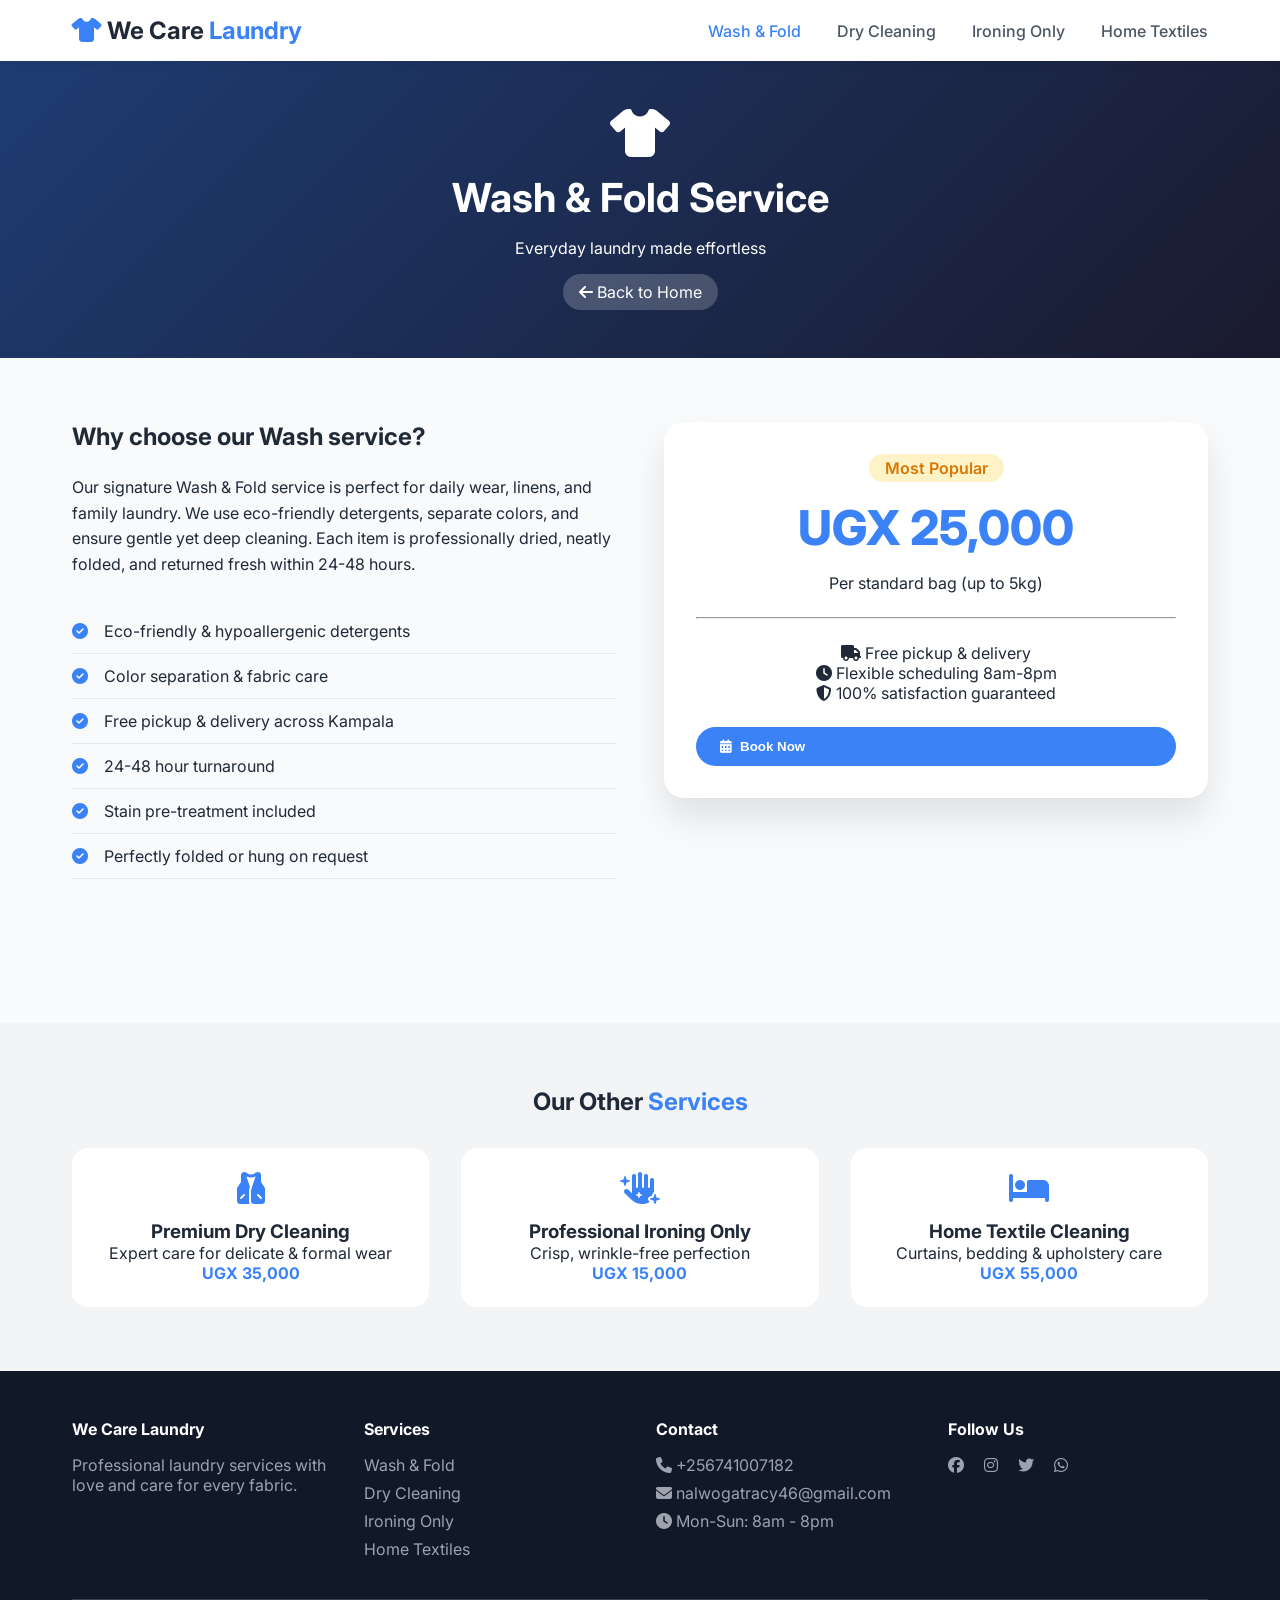
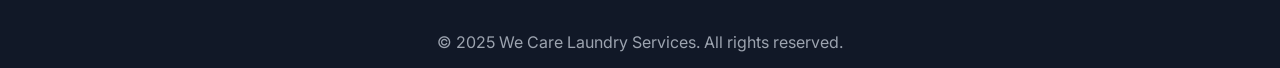
<file: Services.html>
<!DOCTYPE html>
<html lang="en">
<head>
    <meta charset="UTF-8">
    <meta name="viewport" content="width=device-width, initial-scale=1.0">
    <title>We Care Laundry | Professional Laundry Services in Kampala</title>
    <link rel="stylesheet" href="https://cdnjs.cloudflare.com/ajax/libs/font-awesome/6.4.0/css/all.min.css">
    <link href="https://fonts.googleapis.com/css2?family=Inter:wght@300;400;500;600;700;800&display=swap" rel="stylesheet">
    <style>
        * {
            margin: 0;
            padding: 0;
            box-sizing: border-box;
        }
        body {
            font-family: 'Inter', sans-serif;
            background: #f9fafb;
            color: #1f2937;
        }
        .container {
            max-width: 1200px;
            margin: 0 auto;
            padding: 0 2rem;
        }
        nav {
            background: white;
            box-shadow: 0 2px 10px rgba(0,0,0,0.05);
            padding: 1rem 0;
            position: sticky;
            top: 0;
            z-index: 100;
        }
        nav .container {
            display: flex;
            justify-content: space-between;
            align-items: center;
        }
        .logo {
            font-size: 1.5rem;
            font-weight: 700;
        }
        .logo i {
            color: #3b82f6;
        }
        .highlight {
            color: #3b82f6;
        }
        .nav-links a {
            text-decoration: none;
            color: #4b5563;
            margin-left: 2rem;
            font-weight: 500;
            cursor: pointer;
        }
        .nav-links a:hover, .nav-links a.active {
            color: #3b82f6;
        }
        .page-header {
            background: linear-gradient(135deg, #1e3c72 0%, #2a5298 100%);
            color: white;
            padding: 3rem 0;
            text-align: center;
        }
        .page-header h1 {
            font-size: 2.5rem;
            margin-bottom: 1rem;
        }
        .service-content {
            padding: 4rem 0;
        }
        .service-grid {
            display: grid;
            grid-template-columns: 1fr 1fr;
            gap: 3rem;
        }
        .feature-list {
            list-style: none;
            margin: 2rem 0;
        }
        .feature-list li {
            padding: 0.75rem 0;
            display: flex;
            align-items: center;
            gap: 1rem;
            border-bottom: 1px solid #e5e7eb;
        }
        .feature-list i {
            color: #3b82f6;
        }
        .price-card {
            background: white;
            border-radius: 20px;
            padding: 2rem;
            box-shadow: 0 20px 35px rgba(0,0,0,0.1);
            text-align: center;
            position: sticky;
            top: 100px;
        }
        .price {
            font-size: 3rem;
            font-weight: 800;
            color: #3b82f6;
            margin: 1rem 0;
        }
        .badge {
            background: #fef3c7;
            color: #d97706;
            padding: 0.25rem 1rem;
            border-radius: 50px;
            display: inline-block;
            font-weight: 600;
        }
        .btn {
            display: inline-flex;
            align-items: center;
            gap: 0.5rem;
            padding: 0.75rem 1.5rem;
            border-radius: 50px;
            font-weight: 600;
            text-decoration: none;
            background: #3b82f6;
            color: white;
            border: none;
            cursor: pointer;
        }
        .btn:hover {
            background: #2563eb;
        }
        .other-services {
            background: #f3f4f6;
            padding: 4rem 0;
            margin-top: 3rem;
        }
        .other-grid {
            display: grid;
            grid-template-columns: repeat(3, 1fr);
            gap: 2rem;
            margin-top: 2rem;
        }
        .other-card {
            background: white;
            border-radius: 16px;
            padding: 1.5rem;
            text-align: center;
            text-decoration: none;
            color: #1f2937;
            display: block;
            cursor: pointer;
        }
        .other-card i {
            font-size: 2rem;
            color: #3b82f6;
            margin-bottom: 1rem;
        }
        footer {
            background: #111827;
            color: #9ca3af;
            padding: 3rem 0 1rem;
        }
        .footer-content {
            display: grid;
            grid-template-columns: repeat(4, 1fr);
            gap: 2rem;
            margin-bottom: 2rem;
        }
        .footer-section h4 {
            color: white;
            margin-bottom: 1rem;
        }
        .footer-section ul {
            list-style: none;
        }
        .footer-section ul li {
            margin-bottom: 0.5rem;
        }
        .footer-section a {
            color: #9ca3af;
            text-decoration: none;
            cursor: pointer;
        }
        .footer-section a:hover {
            color: #3b82f6;
        }
        .footer-bottom {
            text-align: center;
            padding-top: 2rem;
            border-top: 1px solid #374151;
        }
        @media (max-width: 768px) {
            .service-grid, .other-grid, .footer-content {
                grid-template-columns: 1fr;
            }
            .nav-links a {
                margin-left: 1rem;
                font-size: 0.9rem;
            }
        }
        .toast {
            position: fixed;
            bottom: 20px;
            right: 20px;
            background: #10b981;
            color: white;
            padding: 1rem 1.5rem;
            border-radius: 12px;
            display: none;
            z-index: 1000;
        }
        .back-home {
            display: inline-block;
            margin-top: 1rem;
            color: white;
            text-decoration: none;
            background: rgba(255,255,255,0.2);
            padding: 0.5rem 1rem;
            border-radius: 50px;
        }
        .back-home:hover {
            background: rgba(255,255,255,0.3);
        }
    </style>
</head>
<body>

<nav>
    <div class="container">
        <div class="logo">
            <i class="fas fa-tshirt"></i>
            <span>We Care <span class="highlight">Laundry</span></span>
        </div>
        <div class="nav-links">
            <a data-page="wash-fold" class="active" id="nav-wash">Wash & Fold</a>
            <a data-page="dry-cleaning" id="nav-dry">Dry Cleaning</a>
            <a data-page="ironing-only" id="nav-iron">Ironing Only</a>
            <a data-page="home-textiles" id="nav-home">Home Textiles</a>
        </div>
    </div>
</nav>

<main id="app">
    <!-- Dynamic content loads here -->
</main>

<footer>
    <div class="container">
        <div class="footer-content">
            <div class="footer-section">
                <h4>We Care Laundry</h4>
                <p>Professional laundry services with love and care for every fabric.</p>
            </div>
            <div class="footer-section">
                <h4>Services</h4>
                <ul>
                    <li><a data-page="wash-fold">Wash & Fold</a></li>
                    <li><a data-page="dry-cleaning">Dry Cleaning</a></li>
                    <li><a data-page="ironing-only">Ironing Only</a></li>
                    <li><a data-page="home-textiles">Home Textiles</a></li>
                </ul>
            </div>
            <div class="footer-section">
                <h4>Contact</h4>
                <ul>
                    <li><i class="fas fa-phone"></i> +256741007182</li>
                    <li><i class="fas fa-envelope"></i> nalwogatracy46@gmail.com</li>
                    <li><i class="fas fa-clock"></i> Mon-Sun: 8am - 8pm</li>
                </ul>
            </div>
            <div class="footer-section">
                <h4>Follow Us</h4>
                <div>
                    <i class="fab fa-facebook" style="margin-right: 1rem;"></i>
                    <i class="fab fa-instagram" style="margin-right: 1rem;"></i>
                    <i class="fab fa-twitter" style="margin-right: 1rem;"></i>
                    <i class="fab fa-whatsapp"></i>
                </div>
            </div>
        </div>
        <div class="footer-bottom">
            <p>&copy; 2025 We Care Laundry Services. All rights reserved.</p>
        </div>
    </div>
</footer>

<div class="toast" id="toast">Booking initiated! We'll contact you shortly.</div>

<script>
    // Service data for all 4 pages
    const pages = {
        'wash-fold': {
            title: 'Wash & Fold Service',
            subtitle: 'Everyday laundry made effortless',
            description: 'Our signature Wash & Fold service is perfect for daily wear, linens, and family laundry. We use eco-friendly detergents, separate colors, and ensure gentle yet deep cleaning. Each item is professionally dried, neatly folded, and returned fresh within 24-48 hours.',
            features: [
                'Eco-friendly & hypoallergenic detergents',
                'Color separation & fabric care',
                'Free pickup & delivery across Kampala',
                '24-48 hour turnaround',
                'Stain pre-treatment included',
                'Perfectly folded or hung on request'
            ],
            price: 'UGX 25,000',
            priceDetail: 'Per standard bag (up to 5kg)',
            badge: 'Most Popular',
            icon: 'fa-tshirt',
            color: '#1e3c72'
        },
        'dry-cleaning': {
            title: 'Premium Dry Cleaning',
            subtitle: 'Expert care for delicate & formal wear',
            description: 'Advanced dry cleaning technology for suits, dresses, silk, wool, and special occasion garments. Our eco-friendly solvents protect colors and textures while removing stubborn stains. Includes professional pressing and protective packaging.',
            features: [
                'Delicate fabric specialists',
                'Stain removal expertise',
                '24-hour express service available',
                'Wedding dress preservation',
                'Leather & suede care',
                'Complimentary minor repairs'
            ],
            price: 'UGX 35,000',
            priceDetail: 'Per garment (suit/dress)',
            badge: 'Premium Care',
            icon: 'fa-vest',
            color: '#2a5298'
        },
        'ironing-only': {
            title: 'Professional Ironing Only',
            subtitle: 'Crisp, wrinkle-free perfection',
            description: 'For those who prefer to wash at home but want expert finishing. Our industrial-grade steam irons and skilled pressers remove every wrinkle. Shirts are starched upon request, and items are either folded neatly or hung on premium hangers.',
            features: [
                'Same-day ironing service (order before 10am)',
                'Steam finishing for deep crease removal',
                'Starch options (light/medium/heavy)',
                'Hung or folded as you prefer',
                'Fabric-safe temperature control',
                'Fast turnaround within 4 hours'
            ],
            price: 'UGX 15,000',
            priceDetail: 'Per batch (up to 10 pieces)',
            badge: 'Express Service',
            icon: 'fa-hand-sparkles',
            color: '#4a665c'
        },
        'home-textiles': {
            title: 'Home Textile Cleaning',
            subtitle: 'Curtains, bedding & upholstery care',
            description: 'Specialized cleaning for bulky household items. We handle curtains, duvets, blankets, pillow covers, and even small rugs. Our industrial machines ensure deep cleaning while preserving fabric integrity.',
            features: [
                'Curtains with hardware handling',
                'Duvet & comforter deep clean',
                'Allergy-friendly sanitization',
                'Bulk discounts available (20% off for 5+ items)',
                'Free pickup for heavy items',
                'Stain & odor removal guaranteed'
            ],
            price: 'UGX 55,000',
            priceDetail: 'Per set (curtains or bedding)',
            badge: 'Heavy Duty Care',
            icon: 'fa-bed',
            color: '#5c3d6e'
        }
    };

    function showToast(message) {
        const toast = document.getElementById('toast');
        toast.textContent = message || 'Booking initiated! We\'ll contact you shortly.';
        toast.style.display = 'block';
        setTimeout(() => {
            toast.style.display = 'none';
        }, 2500);
    }

    function renderPage(pageId) {
        const page = pages[pageId];
        if (!page) return;

        // Update active nav
        document.querySelectorAll('.nav-links a').forEach(link => {
            link.classList.remove('active');
        });
        
        // Map pageId to nav element ID
        const navMap = {
            'wash-fold': 'nav-wash',
            'dry-cleaning': 'nav-dry',
            'ironing-only': 'nav-iron',
            'home-textiles': 'nav-home'
        };
        const activeNav = document.getElementById(navMap[pageId]);
        if (activeNav) activeNav.classList.add('active');

        const html = `
            <section class="page-header" style="background: linear-gradient(135deg, ${page.color} 0%, #1a1a2e 100%);">
                <div class="container">
                    <i class="fas ${page.icon}" style="font-size: 3rem; margin-bottom: 1rem;"></i>
                    <h1>${page.title}</h1>
                    <p>${page.subtitle}</p>
                    <a href="index.html" class="back-home"><i class="fas fa-arrow-left"></i> Back to Home</a>
                </div>
            </section>

            <section class="service-content">
                <div class="container">
                    <div class="service-grid">
                        <div>
                            <h2>Why choose our ${page.title.split(' ')[0]} service?</h2>
                            <p style="margin: 1.5rem 0; line-height: 1.6;">${page.description}</p>
                            <ul class="feature-list">
                                ${page.features.map(f => `<li><i class="fas fa-check-circle"></i> ${f}</li>`).join('')}
                            </ul>
                        </div>
                        <div>
                            <div class="price-card">
                                <div class="badge">${page.badge}</div>
                                <div class="price">${page.price}</div>
                                <p>${page.priceDetail}</p>
                                <hr style="margin: 1.5rem 0;">
                                <p><i class="fas fa-truck"></i> Free pickup & delivery</p>
                                <p><i class="fas fa-clock"></i> Flexible scheduling 8am-8pm</p>
                                <p><i class="fas fa-shield-alt"></i> 100% satisfaction guaranteed</p>
                                <button class="btn" onclick="showToast('Booking for ${page.title} started! We will call you.')" style="margin-top: 1.5rem; width: 100%;">
                                    <i class="fas fa-calendar-alt"></i> Book Now
                                </button>
                            </div>
                        </div>
                    </div>
                </div>
            </section>

            <section class="other-services">
                <div class="container">
                    <h2 style="text-align: center; margin-bottom: 2rem;">Our Other <span class="highlight">Services</span></h2>
                    <div class="other-grid">
                        ${Object.keys(pages).filter(key => key !== pageId).map(key => {
                            const p = pages[key];
                            return `
                                <div class="other-card" data-page="${key}">
                                    <i class="fas ${p.icon}"></i>
                                    <h3>${p.title}</h3>
                                    <p>${p.subtitle}</p>
                                    <strong style="color: #3b82f6;">${p.price}</strong>
                                </div>
                            `;
                        }).join('')}
                    </div>
                </div>
            </section>
        `;

        document.getElementById('app').innerHTML = html;

        // Attach click handlers to other service cards
        document.querySelectorAll('.other-card').forEach(card => {
            card.addEventListener('click', (e) => {
                e.preventDefault();
                const newPage = card.getAttribute('data-page');
                if (newPage) renderPage(newPage);
                window.scrollTo({ top: 0, behavior: 'smooth' });
            });
        });
    }

    // Set up all navigation click handlers
    function setupNavigation() {
        // Top navigation links
        document.querySelectorAll('.nav-links a').forEach(link => {
            link.addEventListener('click', (e) => {
                e.preventDefault();
                const page = link.getAttribute('data-page');
                if (page && pages[page]) {
                    renderPage(page);
                    window.scrollTo({ top: 0, behavior: 'smooth' });
                }
            });
        });

        // Footer service links
        document.querySelectorAll('.footer-section a[data-page]').forEach(link => {
            link.addEventListener('click', (e) => {
                e.preventDefault();
                const page = link.getAttribute('data-page');
                if (page && pages[page]) {
                    renderPage(page);
                    window.scrollTo({ top: 0, behavior: 'smooth' });
                }
            });
        });
    }

    // Initialize the page
    function init() {
        setupNavigation();
        
        // Check URL hash for direct linking from index.html
        // Example: services.html#wash-fold
        if (window.location.hash) {
            let hashPage = window.location.hash.substring(1); // removes the #
            if (pages[hashPage]) {
                renderPage(hashPage);
            } else {
                renderPage('wash-fold');
            }
        } else {
            // Default page
            renderPage('wash-fold');
        }
    }

    // Start everything when page loads
    init();
</script>
</body>
</html>
</file>
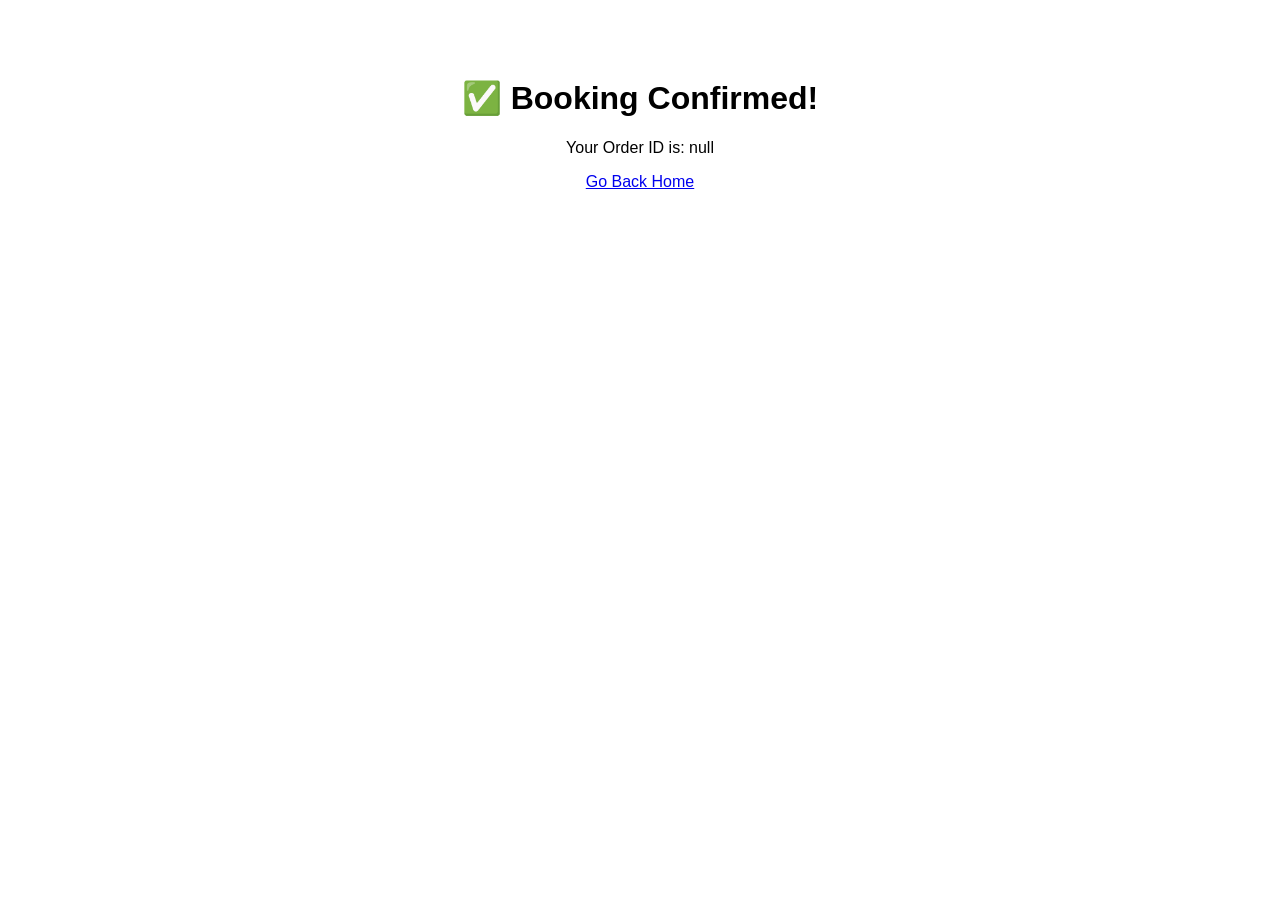
<file: success.html>
<!DOCTYPE html>
<html>
<head>
    <title>Booking Successful</title>
</head>
<body style="font-family: Arial; text-align:center; padding:50px;">
    
    <h1>✅ Booking Confirmed!</h1>
    <p id="orderText"></p>

    <a href="index.html">Go Back Home</a>

    <script>
        const params = new URLSearchParams(window.location.search);
        const id = params.get("id");

        document.getElementById("orderText").textContent =
            "Your Order ID is: " + id;
    </script>

</body>
</html>
</file>
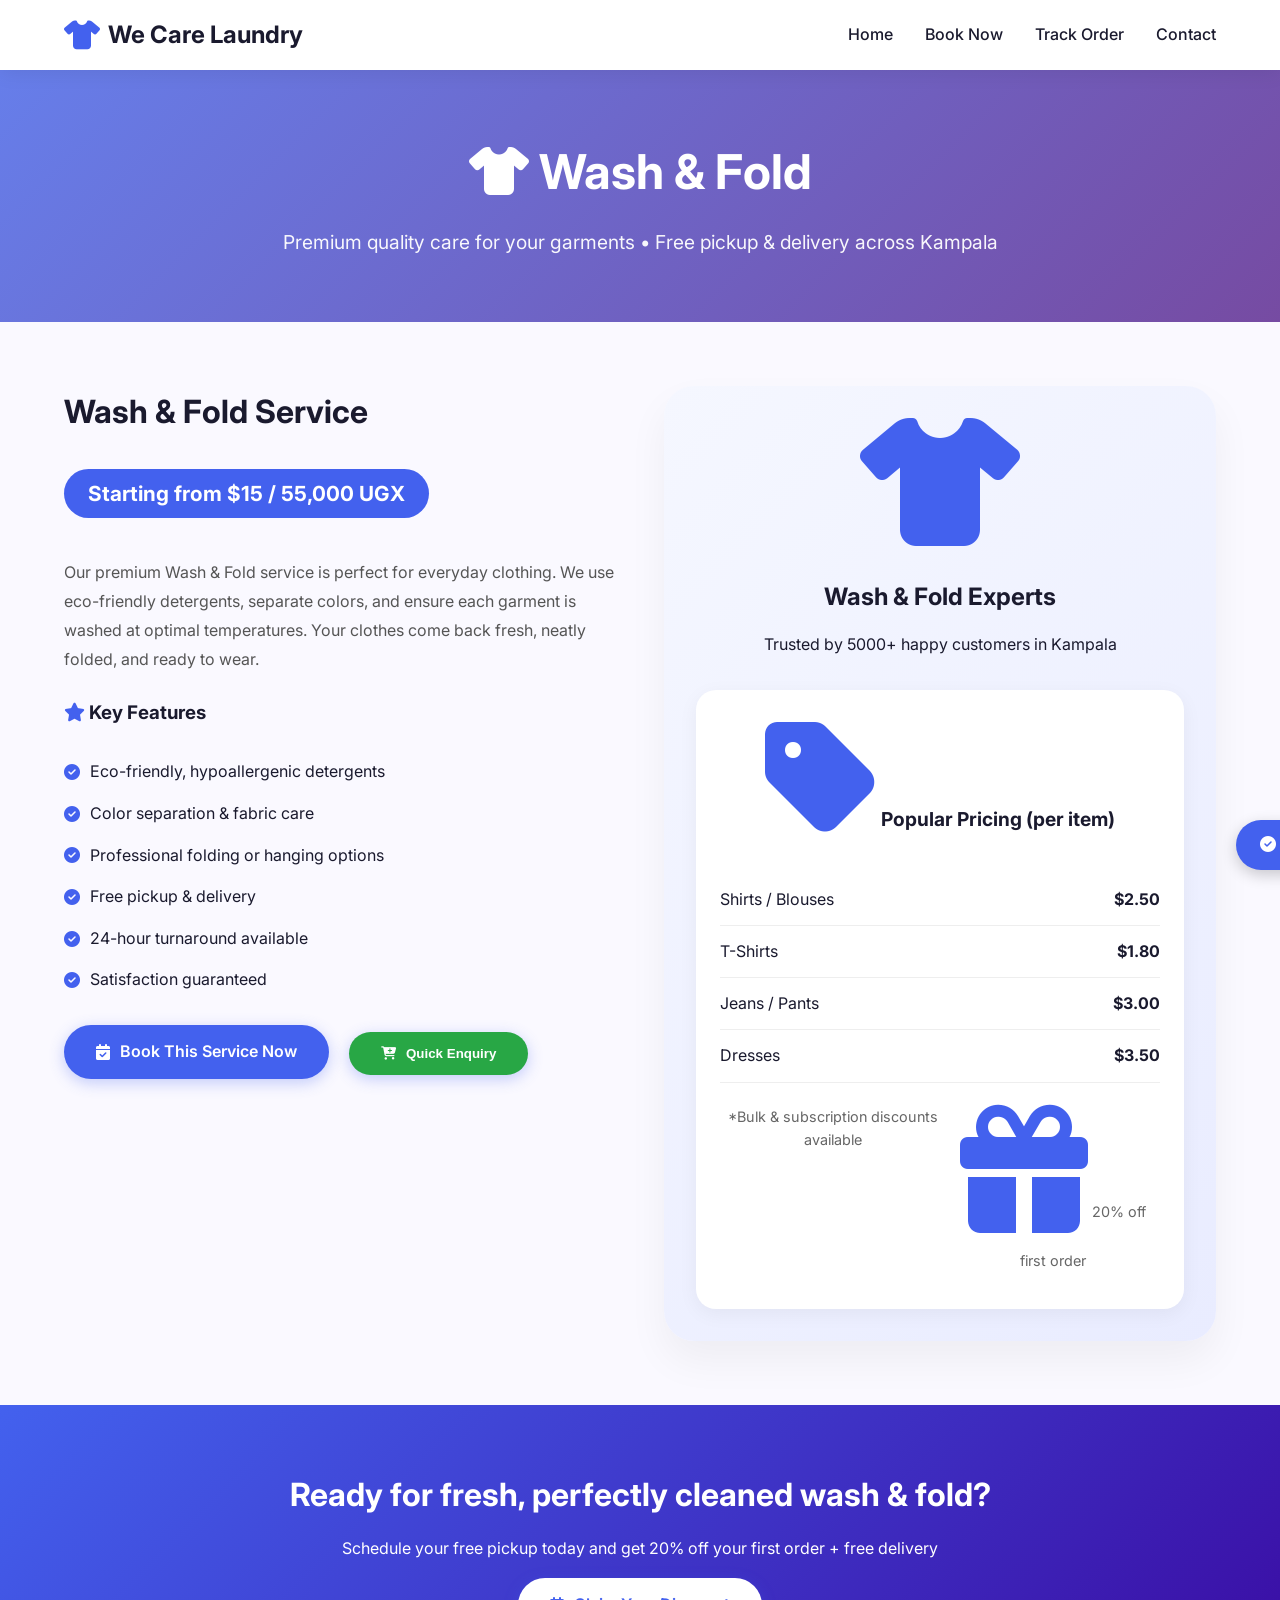
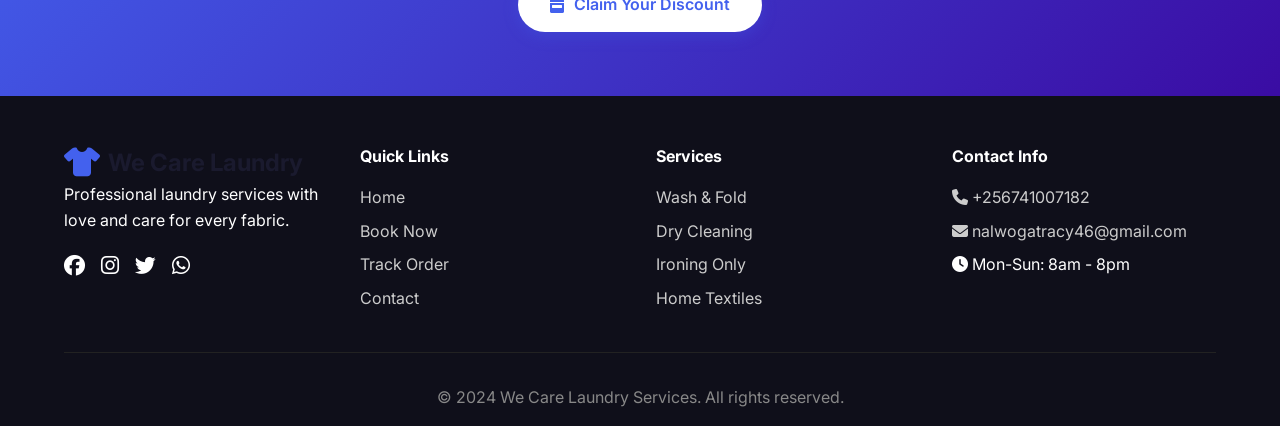
<file: wash-fold.html>
<!DOCTYPE html>
<html lang="en">
<head>
    <meta charset="UTF-8">
    <meta name="viewport" content="width=device-width, initial-scale=1.0">
    <title>Service Details | We Care Laundry & Dry Cleaning</title>
    <meta name="description" content="Detailed information about our professional laundry services: Wash & Fold, Dry Cleaning, Ironing Only, and Home Textiles. Premium care with free pickup and delivery in Kampala.">
    <meta name="robots" content="index, follow">
    
    <!-- Font Awesome -->
    <link rel="stylesheet" href="https://cdnjs.cloudflare.com/ajax/libs/font-awesome/6.4.0/css/all.min.css">
    
    <!-- Google Fonts -->
    <link href="https://fonts.googleapis.com/css2?family=Inter:wght@300;400;500;600;700;800&display=swap" rel="stylesheet">
    
    <!-- AOS Animation -->
    <link href="https://unpkg.com/aos@2.3.1/dist/aos.css" rel="stylesheet">
    
    <style>
        * {
            margin: 0;
            padding: 0;
            box-sizing: border-box;
        }

        body {
            font-family: 'Inter', sans-serif;
            line-height: 1.6;
            color: #1a1a2e;
            background: #faf9ff;
        }

        .container {
            max-width: 1200px;
            margin: 0 auto;
            padding: 0 24px;
        }

        /* Navigation */
        .navbar {
            background: white;
            box-shadow: 0 2px 20px rgba(0,0,0,0.08);
            position: sticky;
            top: 0;
            z-index: 1000;
            backdrop-filter: blur(10px);
            background: rgba(255,255,255,0.95);
        }

        .navbar .container {
            display: flex;
            justify-content: space-between;
            align-items: center;
            padding: 1rem 24px;
        }

        .logo {
            font-size: 1.5rem;
            font-weight: 700;
            display: flex;
            align-items: center;
            gap: 8px;
        }

        .logo i {
            color: #4361ee;
            font-size: 1.8rem;
        }

        .logo span {
            color: #1a1a2e;
        }

        .highlight {
            color: #4361ee;
        }

        .nav-links {
            display: flex;
            gap: 2rem;
            align-items: center;
        }

        .nav-links a {
            text-decoration: none;
            color: #1a1a2e;
            font-weight: 500;
            transition: color 0.3s;
        }

        .nav-links a:hover, .nav-links a.active {
            color: #4361ee;
        }

        .mobile-menu {
            display: none;
            font-size: 1.5rem;
            cursor: pointer;
        }

        /* Service Hero */
        .service-hero {
            background: linear-gradient(135deg, #667eea 0%, #764ba2 100%);
            color: white;
            padding: 4rem 0;
            text-align: center;
        }

        .service-hero h1 {
            font-size: 3rem;
            margin-bottom: 1rem;
        }

        .service-hero p {
            font-size: 1.2rem;
            opacity: 0.95;
        }

        /* Service Detail Card */
        .service-detail {
            padding: 4rem 0;
        }

        .detail-grid {
            display: grid;
            grid-template-columns: 1fr 1fr;
            gap: 3rem;
            align-items: start;
        }

        .detail-content h2 {
            font-size: 2rem;
            margin-bottom: 1rem;
            color: #1a1a2e;
        }

        .detail-content .price-badge {
            display: inline-block;
            background: #4361ee;
            color: white;
            padding: 0.5rem 1.5rem;
            border-radius: 30px;
            font-weight: 700;
            font-size: 1.3rem;
            margin: 1rem 0;
        }

        .detail-content .description {
            color: #555;
            margin: 1.5rem 0;
            line-height: 1.8;
        }

        .feature-list {
            list-style: none;
            margin: 1.5rem 0;
        }

        .feature-list li {
            padding: 0.5rem 0;
            display: flex;
            align-items: center;
            gap: 10px;
        }

        .feature-list li i {
            color: #4361ee;
            font-weight: bold;
        }

        .btn {
            display: inline-flex;
            align-items: center;
            gap: 10px;
            padding: 14px 32px;
            border-radius: 50px;
            text-decoration: none;
            font-weight: 600;
            transition: all 0.3s;
            border: none;
            cursor: pointer;
        }

        .btn-primary {
            background: #4361ee;
            color: white;
            box-shadow: 0 4px 15px rgba(67,97,238,0.3);
        }

        .btn-primary:hover {
            background: #3550c9;
            transform: translateY(-2px);
        }

        .detail-image {
            background: linear-gradient(135deg, #f5f7ff 0%, #e9ecff 100%);
            border-radius: 30px;
            padding: 2rem;
            text-align: center;
            box-shadow: 0 20px 40px rgba(0,0,0,0.05);
        }

        .detail-image i {
            font-size: 8rem;
            color: #4361ee;
            margin-bottom: 1rem;
        }

        .detail-image h3 {
            font-size: 1.5rem;
            margin: 1rem 0;
        }

        /* Pricing Table */
        .pricing-table {
            background: white;
            border-radius: 20px;
            padding: 1.5rem;
            box-shadow: 0 5px 20px rgba(0,0,0,0.05);
            margin-top: 2rem;
        }

        .pricing-table h4 {
            margin-bottom: 1rem;
            font-size: 1.2rem;
        }

        .pricing-row {
            display: flex;
            justify-content: space-between;
            padding: 0.8rem 0;
            border-bottom: 1px solid #eee;
        }

        /* CTA Section */
        .cta {
            background: linear-gradient(135deg, #4361ee 0%, #3a0ca3 100%);
            padding: 4rem 0;
            text-align: center;
            color: white;
        }

        .cta h2 {
            font-size: 2rem;
            margin-bottom: 1rem;
        }

        .cta .btn-primary {
            background: white;
            color: #4361ee;
            margin-top: 1rem;
        }

        .cta .btn-primary:hover {
            background: #f0f0f0;
        }

        /* Footer */
        footer {
            background: #0f0f1a;
            color: #fff;
            padding: 3rem 0 1rem;
        }

        .footer-content {
            display: grid;
            grid-template-columns: repeat(auto-fit, minmax(250px, 1fr));
            gap: 2rem;
            margin-bottom: 2rem;
        }

        .footer-section h4 {
            margin-bottom: 1rem;
            color: #fff;
        }

        .footer-section ul {
            list-style: none;
        }

        .footer-section ul li {
            margin-bottom: 0.5rem;
        }

        .footer-section a {
            color: #ccc;
            text-decoration: none;
            transition: color 0.3s;
        }

        .footer-section a:hover {
            color: #4361ee;
        }

        .social-links {
            display: flex;
            gap: 1rem;
            margin-top: 1rem;
        }

        .social-links a {
            color: white;
            font-size: 1.3rem;
        }

        .footer-bottom {
            text-align: center;
            padding-top: 2rem;
            border-top: 1px solid #222;
            color: #888;
        }

        /* Toast */
        .toast-notification {
            position: fixed;
            bottom: 30px;
            right: 30px;
            background: #4361ee;
            color: white;
            padding: 12px 24px;
            border-radius: 50px;
            display: flex;
            align-items: center;
            gap: 10px;
            transform: translateX(400px);
            transition: transform 0.3s;
            z-index: 2000;
            box-shadow: 0 5px 15px rgba(0,0,0,0.2);
        }

        .toast-notification.show {
            transform: translateX(0);
        }

        /* Responsive */
        @media (max-width: 768px) {
            .nav-links {
                display: none;
            }
            .mobile-menu {
                display: block;
            }
            .detail-grid {
                grid-template-columns: 1fr;
            }
            .service-hero h1 {
                font-size: 2rem;
            }
        }
    </style>
</head>
<body>
    <!-- Navigation -->
    <nav class="navbar">
        <div class="container">
            <div class="logo">
                <i class="fas fa-tshirt"></i>
                <span>We Care <span class="highlight">Laundry</span></span>
            </div>
            <div class="nav-links">
                <a href="index.html">Home</a>
                <a href="booking.html">Book Now</a>
                <a href="track-order.html">Track Order</a>
                <a href="contact.html">Contact</a>
            </div>
            <div class="mobile-menu" id="mobileMenuBtn">
                <i class="fas fa-bars"></i>
            </div>
        </div>
    </nav>

    <!-- Dynamic Service Content -->
    <main id="serviceContent"></main>

    <!-- Footer -->
    <footer>
        <div class="container">
            <div class="footer-content">
                <div class="footer-section">
                    <div class="logo">
                        <i class="fas fa-tshirt"></i>
                        <span>We Care <span class="highlight">Laundry</span></span>
                    </div>
                    <p>Professional laundry services with love and care for every fabric.</p>
                    <div class="social-links">
                        <a href="#"><i class="fab fa-facebook"></i></a>
                        <a href="#"><i class="fab fa-instagram"></i></a>
                        <a href="#"><i class="fab fa-twitter"></i></a>
                        <a href="#"><i class="fab fa-whatsapp"></i></a>
                    </div>
                </div>
                <div class="footer-section">
                    <h4>Quick Links</h4>
                    <ul>
                        <li><a href="index.html">Home</a></li>
                        <li><a href="booking.html">Book Now</a></li>
                        <li><a href="track-order.html">Track Order</a></li>
                        <li><a href="contact.html">Contact</a></li>
                    </ul>
                </div>
                <div class="footer-section">
                    <h4>Services</h4>
                    <ul id="footerServiceLinks">
                        <!-- Dynamic footer service links will be added by JS -->
                    </ul>
                </div>
                <div class="footer-section">
                    <h4>Contact Info</h4>
                    <ul>
                        <li><a href="tel:+256741007182"><i class="fas fa-phone"></i> +256741007182</a></li>
                        <li><a href="mailto:nalwogatracy46@gmail.com"><i class="fas fa-envelope"></i> nalwogatracy46@gmail.com</a></li>
                        <li><i class="fas fa-clock"></i> Mon-Sun: 8am - 8pm</li>
                    </ul>
                </div>
            </div>
            <div class="footer-bottom">
                <p>&copy; 2024 We Care Laundry Services. All rights reserved.</p>
            </div>
        </div>
    </footer>

    <div class="toast-notification" id="toast">
        <div class="toast-icon"><i class="fas fa-check-circle"></i></div>
        <div class="toast-message">Added to cart! Book now for special discount.</div>
    </div>

    <script src="https://unpkg.com/aos@2.3.1/dist/aos.js"></script>
    <script>
        AOS.init({ duration: 800, once: true });

        // Service data
        const services = {
            'wash-fold': {
                name: 'Wash & Fold',
                icon: 'fa-tshirt',
                price: '$15',
                priceUgx: '55,000 UGX',
                description: 'Our premium Wash & Fold service is perfect for everyday clothing. We use eco-friendly detergents, separate colors, and ensure each garment is washed at optimal temperatures. Your clothes come back fresh, neatly folded, and ready to wear.',
                features: [
                    'Eco-friendly, hypoallergenic detergents',
                    'Color separation & fabric care',
                    'Professional folding or hanging options',
                    'Free pickup & delivery',
                    '24-hour turnaround available',
                    'Satisfaction guaranteed'
                ],
                pricing: [
                    { item: 'Shirts / Blouses', price: '$2.50' },
                    { item: 'T-Shirts', price: '$1.80' },
                    { item: 'Jeans / Pants', price: '$3.00' },
                    { item: 'Dresses', price: '$3.50' }
                ]
            },
            'dry-cleaning': {
                name: 'Dry Cleaning',
                icon: 'fa-vest',
                price: '$25',
                priceUgx: '90,000 UGX',
                description: 'Expert dry cleaning for delicate fabrics, suits, evening gowns, and special garments. Our eco-friendly solvents are gentle on fabrics yet tough on stains. Includes professional pressing, stain treatment, and protective packaging.',
                features: [
                    'Premium stain removal technology',
                    'Professional pressing & finishing',
                    'Protective garment bags',
                    'Same-day service for rush orders',
                    'Suede & leather care available',
                    'Wedding dress preservation'
                ],
                pricing: [
                    { item: 'Suits (2-piece)', price: '$12.00' },
                    { item: 'Dresses / Gowns', price: '$15.00' },
                    { item: 'Coats / Jackets', price: '$10.00' },
                    { item: 'Ties / Scarves', price: '$4.00' }
                ]
            },
            'ironing-only': {
                name: 'Ironing Only',
                icon: 'fa-hand-sparkles',
                price: '$10',
                priceUgx: '35,000 UGX',
                description: 'Perfect for those who wash at home but want professional, crisp finishes. Our expert pressers use industrial steam irons and finishing equipment to remove every wrinkle. Clothes are either folded neatly or hung on premium hangers.',
                features: [
                    'Industrial steam finishing',
                    'Crisp creases and wrinkle-free results',
                    'Same-day service available',
                    'Folded or hung (your choice)',
                    'Stain spotting on request',
                    'Bulk discounts for large volumes'
                ],
                pricing: [
                    { item: 'Shirts', price: '$1.50' },
                    { item: 'Pants / Trousers', price: '$2.00' },
                    { item: 'Dresses', price: '$2.50' },
                    { item: 'Skirts', price: '$1.80' }
                ]
            },
            'home-textiles': {
                name: 'Home Textiles',
                icon: 'fa-bed',
                price: '$30',
                priceUgx: '110,000 UGX',
                description: 'Specialized cleaning for curtains, bedding, duvets, cushions, and other household fabrics. We handle bulky items with care, using industrial machines that deep clean while preserving fabric integrity. Free pickup for multiple items.',
                features: [
                    'Large capacity machines for bulk items',
                    'Dust mite & allergen removal',
                    'Curtain re-hanging service available',
                    'Comforter & duvet cleaning specialists',
                    'Volume discounts for full home sets',
                    'Stain protection treatment optional'
                ],
                pricing: [
                    { item: 'Curtains (per panel)', price: '$8.00' },
                    { item: 'Bed Sheet Set', price: '$6.00' },
                    { item: 'Duvet / Comforter', price: '$15.00' },
                    { item: 'Cushion Covers (set of 4)', price: '$10.00' }
                ]
            }
        };

        // Get service from URL hash or default to wash-fold
        function getServiceId() {
            const hash = window.location.hash.substring(1);
            if (hash && services[hash]) return hash;
            const params = new URLSearchParams(window.location.search);
            const serviceParam = params.get('service');
            if (serviceParam && services[serviceParam]) return serviceParam;
            return 'wash-fold';
        }

        function showToast(message) {
            const toast = document.getElementById('toast');
            const msgDiv = toast.querySelector('.toast-message');
            msgDiv.textContent = message || 'Added to cart! Book now for special discount.';
            toast.classList.add('show');
            setTimeout(() => {
                toast.classList.remove('show');
            }, 3000);
        }

        function renderServicePage(serviceId) {
            const service = services[serviceId];
            if (!service) return;

            const mainContainer = document.getElementById('serviceContent');
            mainContainer.innerHTML = `
                <section class="service-hero" data-aos="fade-down">
                    <div class="container">
                        <h1><i class="fas ${service.icon}"></i> ${service.name}</h1>
                        <p>Premium quality care for your garments • Free pickup & delivery across Kampala</p>
                    </div>
                </section>

                <section class="service-detail">
                    <div class="container">
                        <div class="detail-grid">
                            <div class="detail-content" data-aos="fade-right">
                                <h2>${service.name} Service</h2>
                                <div class="price-badge">Starting from ${service.price} / ${service.priceUgx}</div>
                                <p class="description">${service.description}</p>
                                <h3><i class="fas fa-star" style="color:#4361ee;"></i> Key Features</h3>
                                <ul class="feature-list">
                                    ${service.features.map(f => `<li><i class="fas fa-check-circle"></i> ${f}</li>`).join('')}
                                </ul>
                                <a href="booking.html?service=${serviceId}" class="btn btn-primary">
                                    <i class="fas fa-calendar-check"></i> Book This Service Now
                                </a>
                                <button class="btn btn-primary" style="background:#28a745; margin-left: 1rem;" id="quickBookToastBtn">
                                    <i class="fas fa-cart-plus"></i> Quick Enquiry
                                </button>
                            </div>
                            <div class="detail-image" data-aos="fade-left">
                                <i class="fas ${service.icon}"></i>
                                <h3>${service.name} Experts</h3>
                                <p>Trusted by 5000+ happy customers in Kampala</p>
                                <div class="pricing-table">
                                    <h4><i class="fas fa-tag"></i> Popular Pricing (per item)</h4>
                                    ${service.pricing.map(p => `<div class="pricing-row"><span>${p.item}</span><strong>${p.price}</strong></div>`).join('')}
                                    <div class="pricing-row" style="border-bottom: none; margin-top: 10px; font-size:0.9rem; color:#666;">
                                        <span>*Bulk & subscription discounts available</span>
                                        <span><i class="fas fa-gift"></i> 20% off first order</span>
                                    </div>
                                </div>
                            </div>
                        </div>
                    </div>
                </section>

                <section class="cta" data-aos="zoom-in">
                    <div class="container">
                        <h2>Ready for fresh, perfectly cleaned ${service.name.toLowerCase()}?</h2>
                        <p>Schedule your free pickup today and get 20% off your first order + free delivery</p>
                        <a href="booking.html?service=${serviceId}" class="btn btn-primary">
                            <i class="fas fa-calendar-week"></i> Claim Your Discount
                        </a>
                    </div>
                </section>
            `;

            // Attach event to quick book button after DOM update
            const quickBtn = document.getElementById('quickBookToastBtn');
            if (quickBtn) {
                quickBtn.addEventListener('click', () => {
                    showToast(`✨ ${service.name} added! Book now to get 20% off + free delivery.`);
                });
            }
        }

        // Update active nav and generate footer service links with correct routing
        function updateFooterLinks() {
            const footerList = document.getElementById('footerServiceLinks');
            if (footerList) {
                footerList.innerHTML = `
                    <li><a href="service-pages.html#wash-fold" class="service-footer-link" data-service="wash-fold">Wash & Fold</a></li>
                    <li><a href="service-pages.html#dry-cleaning" class="service-footer-link" data-service="dry-cleaning">Dry Cleaning</a></li>
                    <li><a href="service-pages.html#ironing-only" class="service-footer-link" data-service="ironing-only">Ironing Only</a></li>
                    <li><a href="service-pages.html#home-textiles" class="service-footer-link" data-service="home-textiles">Home Textiles</a></li>
                `;
                // Add click handlers to footer service links
                document.querySelectorAll('.service-footer-link').forEach(link => {
                    link.addEventListener('click', (e) => {
                        e.preventDefault();
                        const service = link.getAttribute('data-service');
                        if (service) {
                            window.location.hash = service;
                            renderServicePage(service);
                            window.scrollTo({ top: 0, behavior: 'smooth' });
                            showToast(`Viewing ${services[service]?.name} details`);
                        }
                    });
                });
            }
        }

        // Handle hash change
        function handleHashChange() {
            const serviceId = getServiceId();
            renderServicePage(serviceId);
        }

        // Mobile menu toggle
        const mobileBtn = document.getElementById('mobileMenuBtn');
        const navLinks = document.querySelector('.nav-links');
        if (mobileBtn) {
            mobileBtn.addEventListener('click', () => {
                if (navLinks.style.display === 'flex') {
                    navLinks.style.display = 'none';
                } else {
                    navLinks.style.display = 'flex';
                    navLinks.style.flexDirection = 'column';
                    navLinks.style.position = 'absolute';
                    navLinks.style.top = '70px';
                    navLinks.style.left = '0';
                    navLinks.style.right = '0';
                    navLinks.style.backgroundColor = 'white';
                    navLinks.style.padding = '1rem';
                    navLinks.style.gap = '1rem';
                    navLinks.style.boxShadow = '0 10px 20px rgba(0,0,0,0.1)';
                }
            });
        }

        // Ensure nav links work and preserve service context on navigation
        function setupNavServiceLinks() {
            const navItems = document.querySelectorAll('.nav-links a');
            navItems.forEach(link => {
                const href = link.getAttribute('href');
                if (href && (href.includes('booking.html') || href.includes('contact.html') || href.includes('track-order.html') || href === 'index.html')) {
                    // For other pages, we keep standard behavior, but we'll add current service param to booking
                    if (href.includes('booking.html')) {
                        link.addEventListener('click', (e) => {
                            const currentService = getServiceId();
                            if (currentService) {
                                e.preventDefault();
                                window.location.href = `booking.html?service=${currentService}`;
                            }
                        });
                    }
                }
            });
        }

        // Initialize page
        function init() {
            updateFooterLinks();
            handleHashChange();
            setupNavServiceLinks();
            
            // Also handle any click on service cards from potential external?
            window.addEventListener('hashchange', () => {
                handleHashChange();
                window.scrollTo({ top: 0, behavior: 'smooth' });
            });
        }

        init();

        // Additional: if there is any external link in footer, we already handled
        // Also handle responsive nav when window resize
        window.addEventListener('resize', () => {
            if (window.innerWidth > 768 && navLinks) {
                navLinks.style.display = '';
                navLinks.style.position = '';
                navLinks.style.flexDirection = '';
                navLinks.style.backgroundColor = '';
                navLinks.style.padding = '';
                navLinks.style.gap = '';
                navLinks.style.boxShadow = '';
            } else if (window.innerWidth <= 768 && navLinks && navLinks.style.display !== 'flex') {
                navLinks.style.display = '';
            }
        });
    </script>
</body>
</html>
</file>
